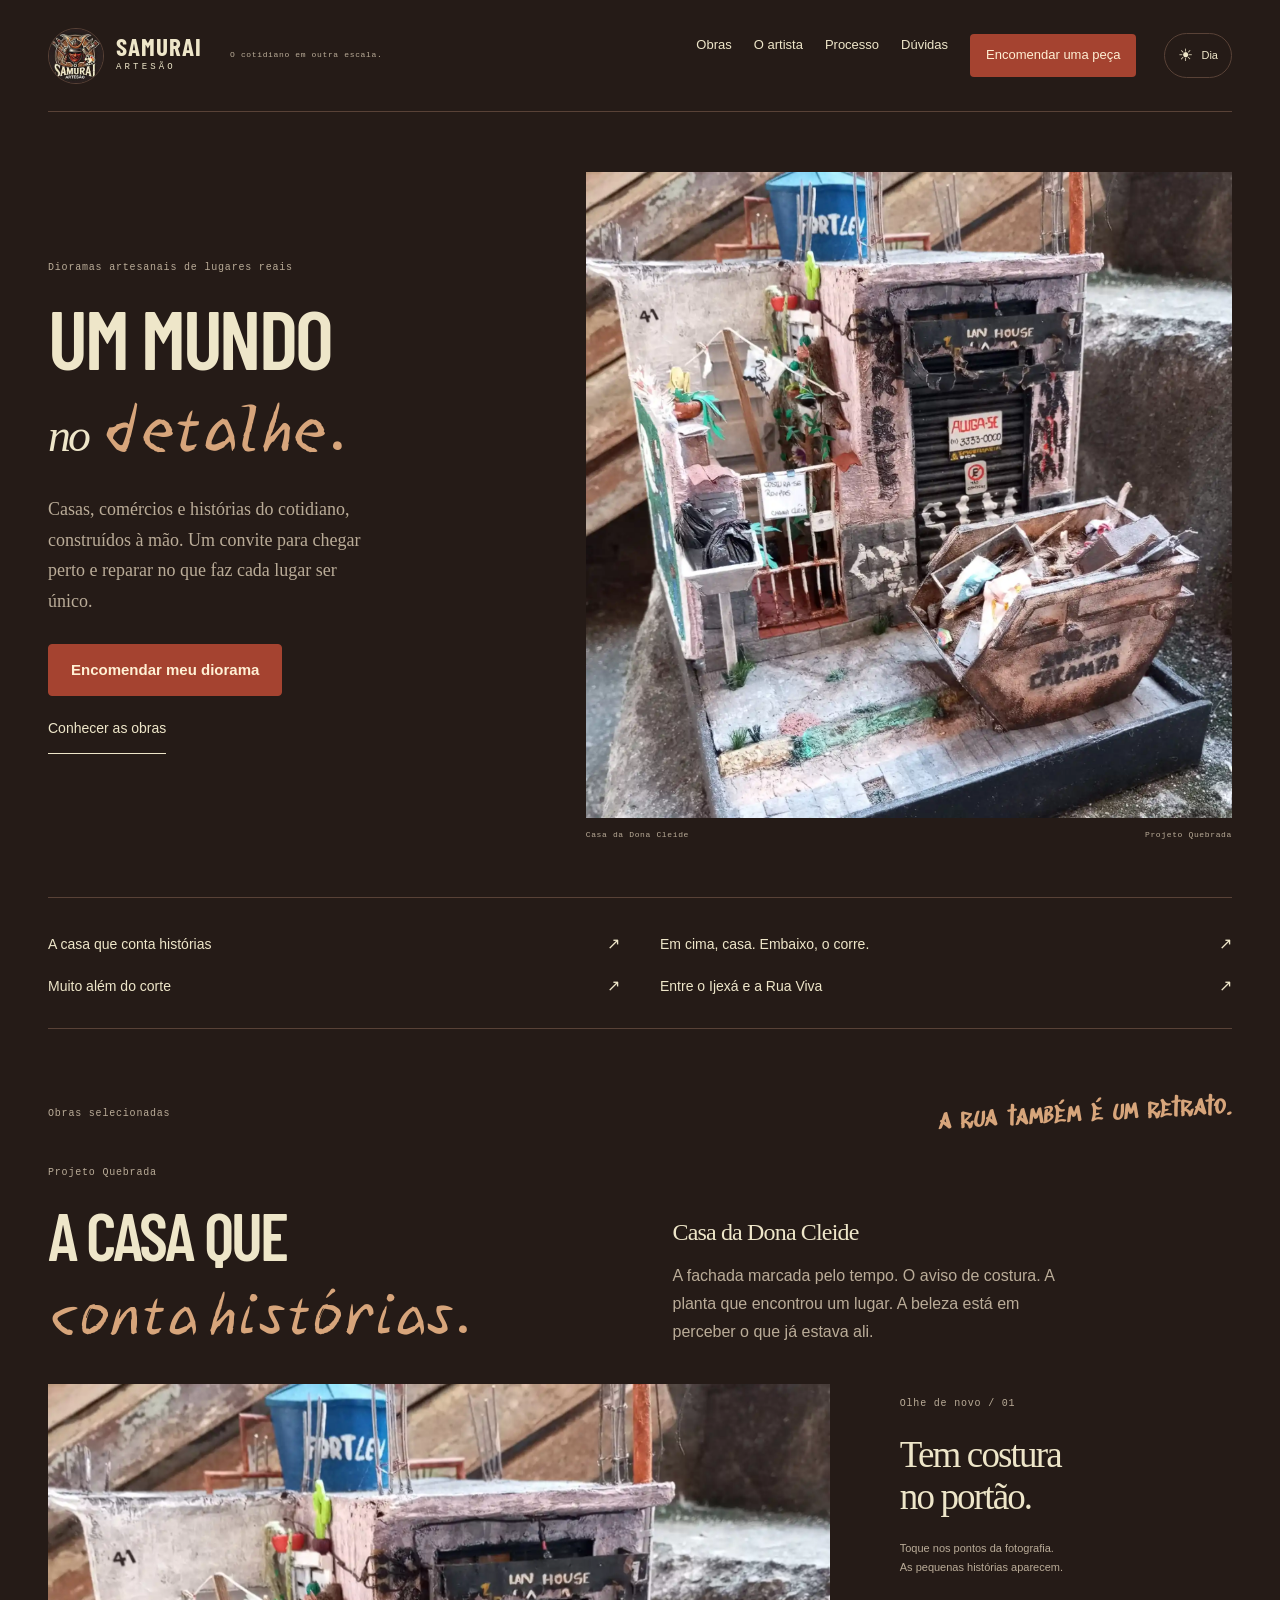
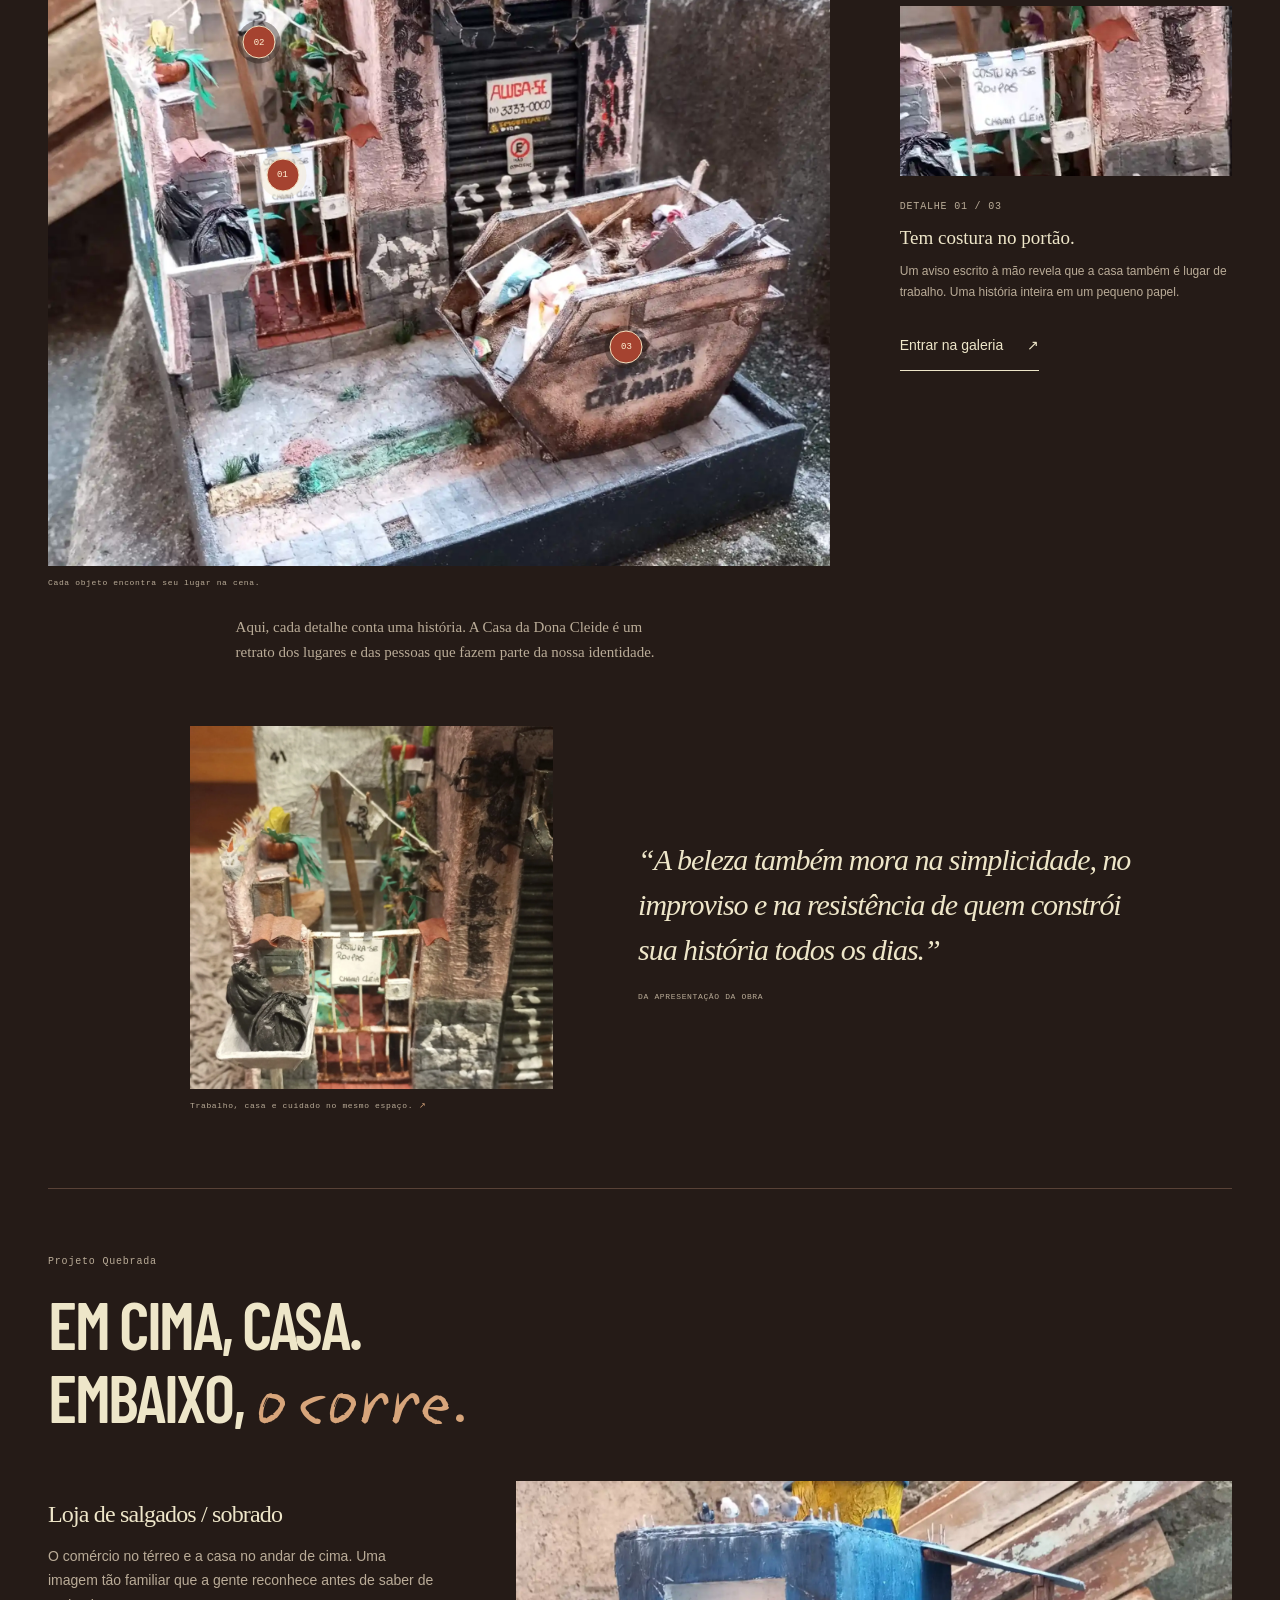
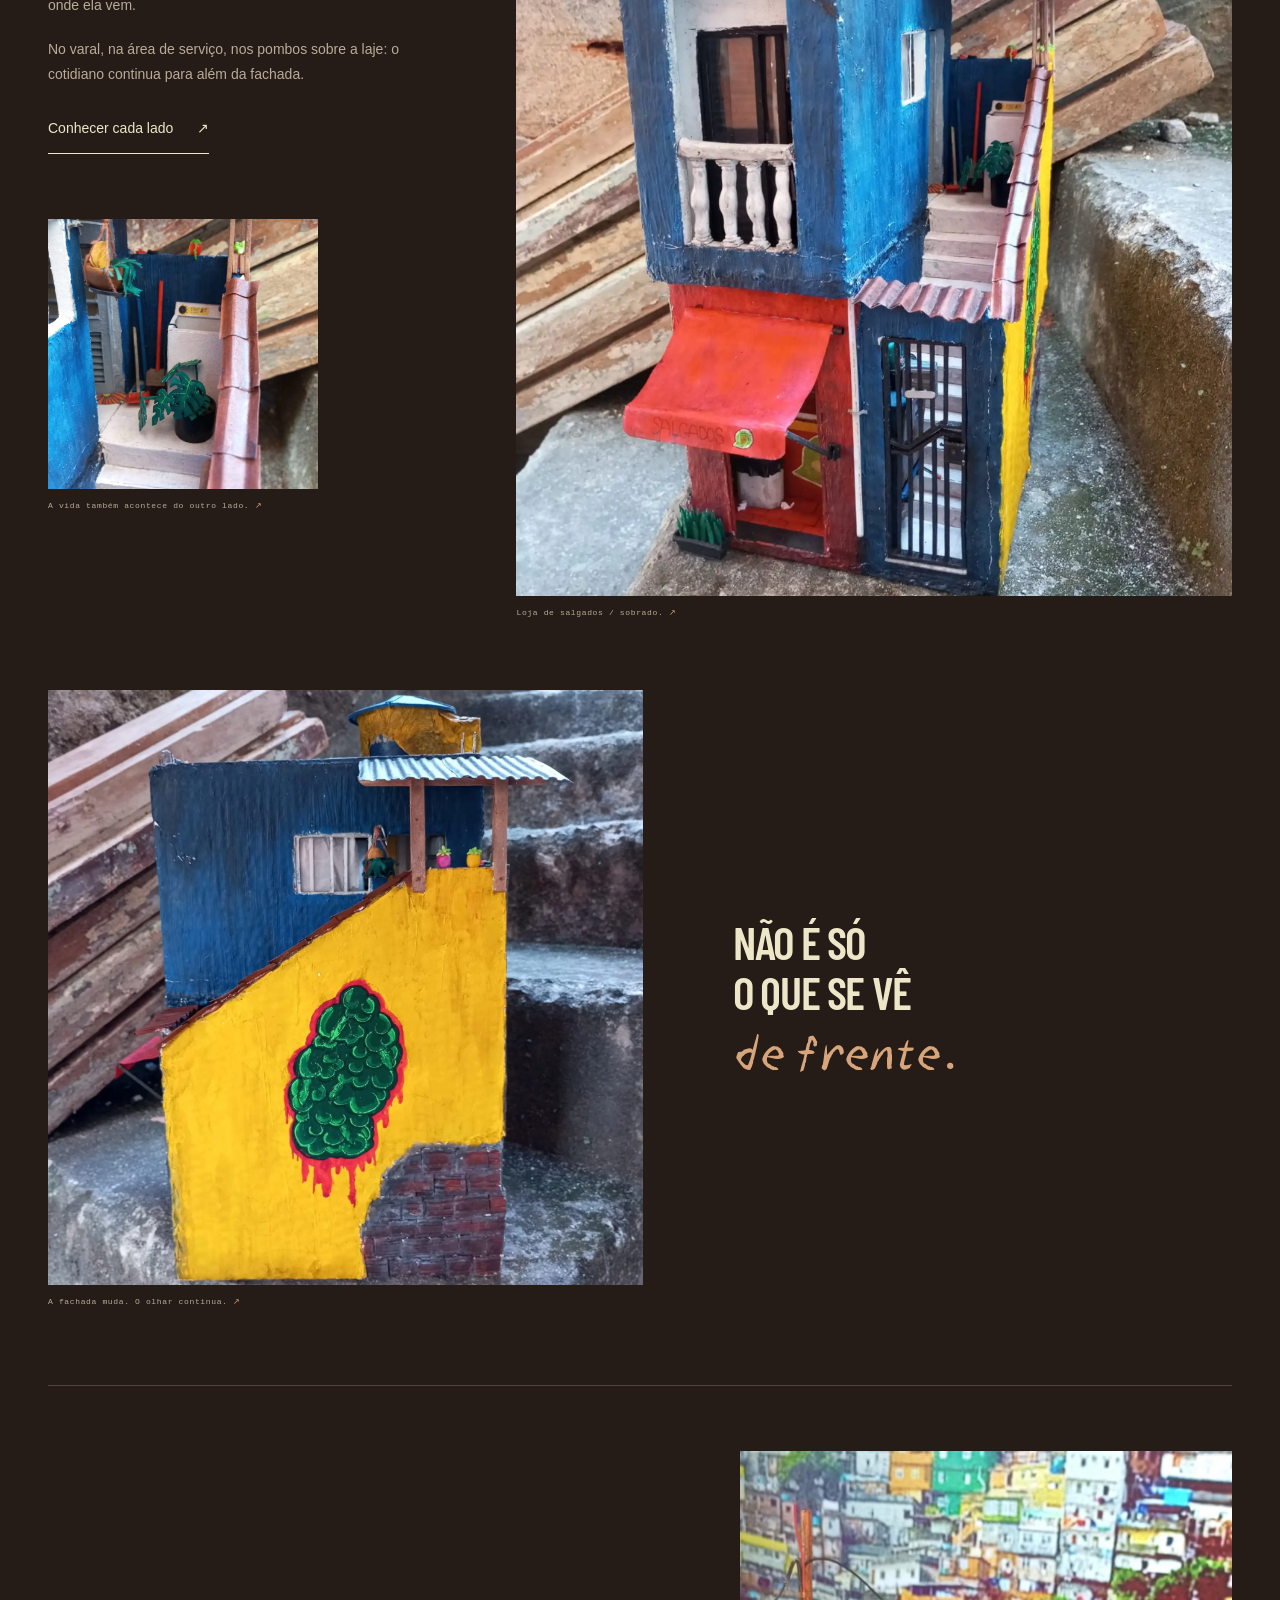
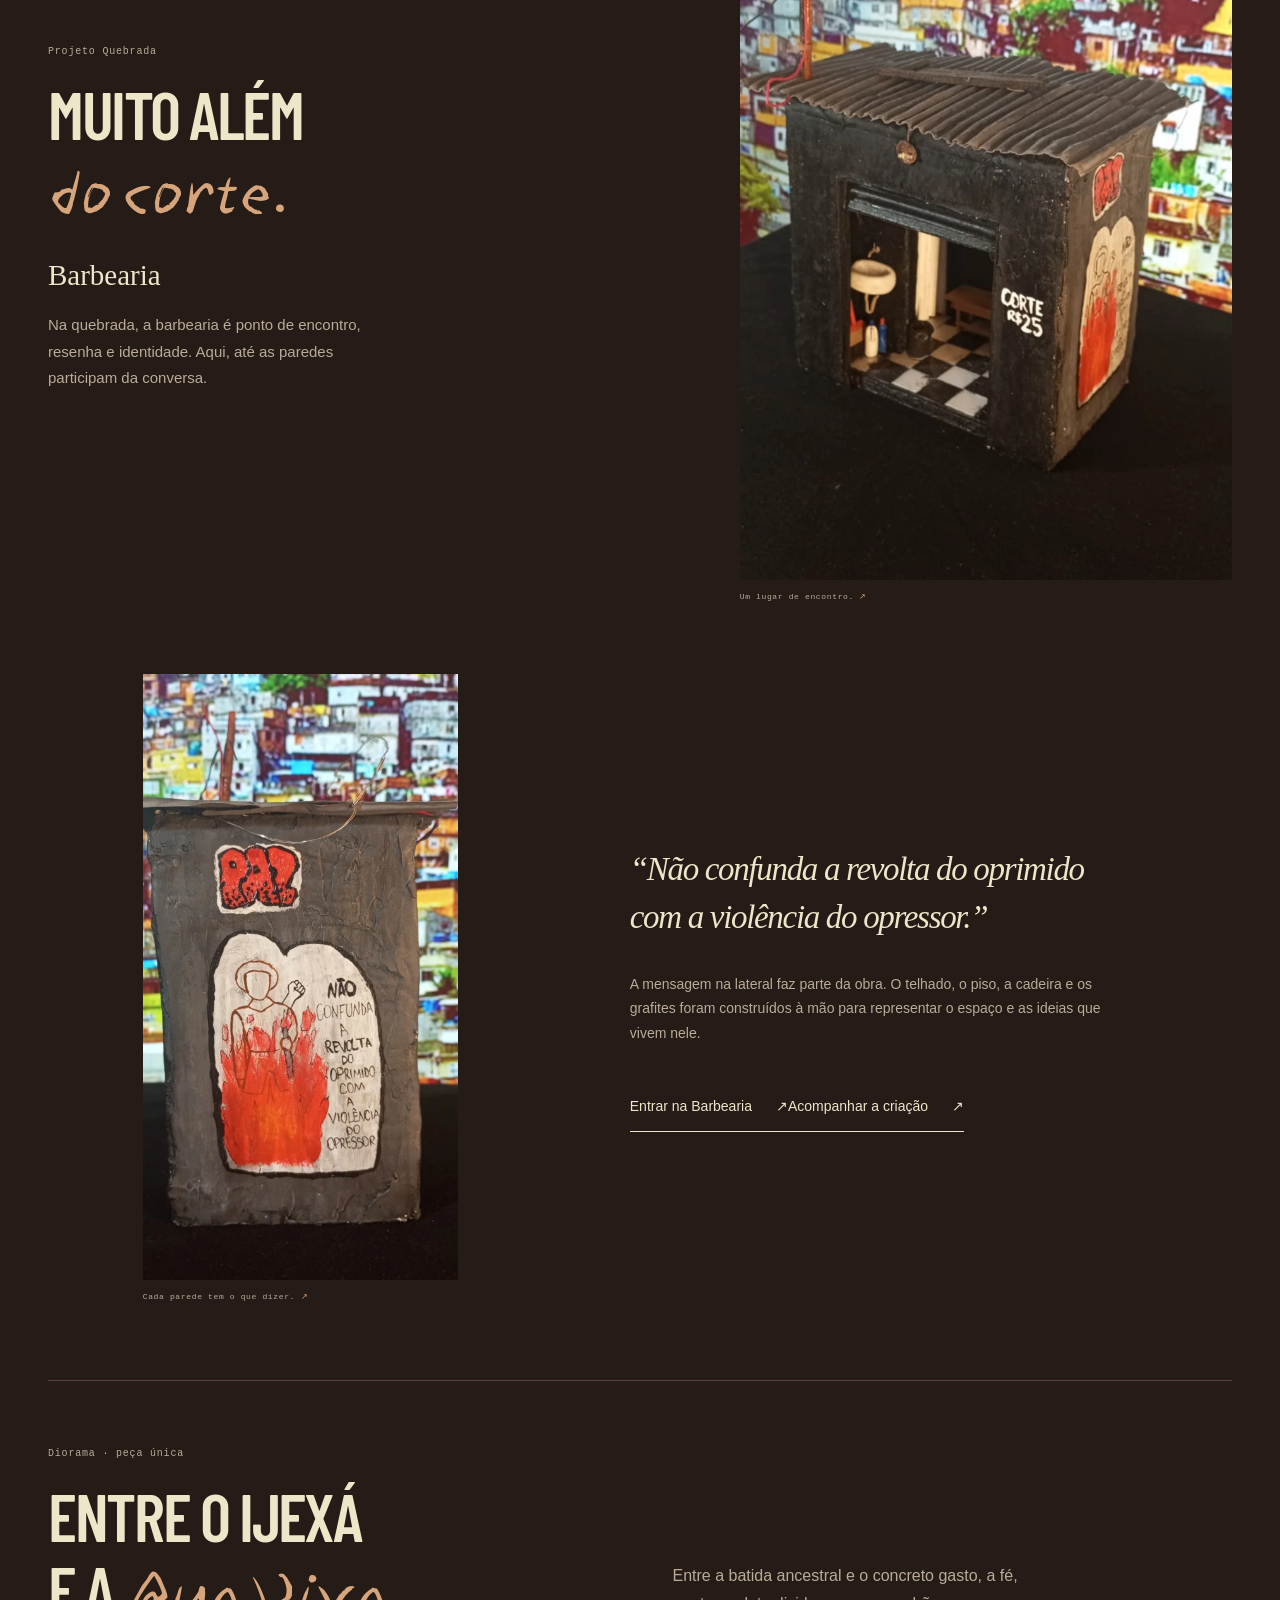
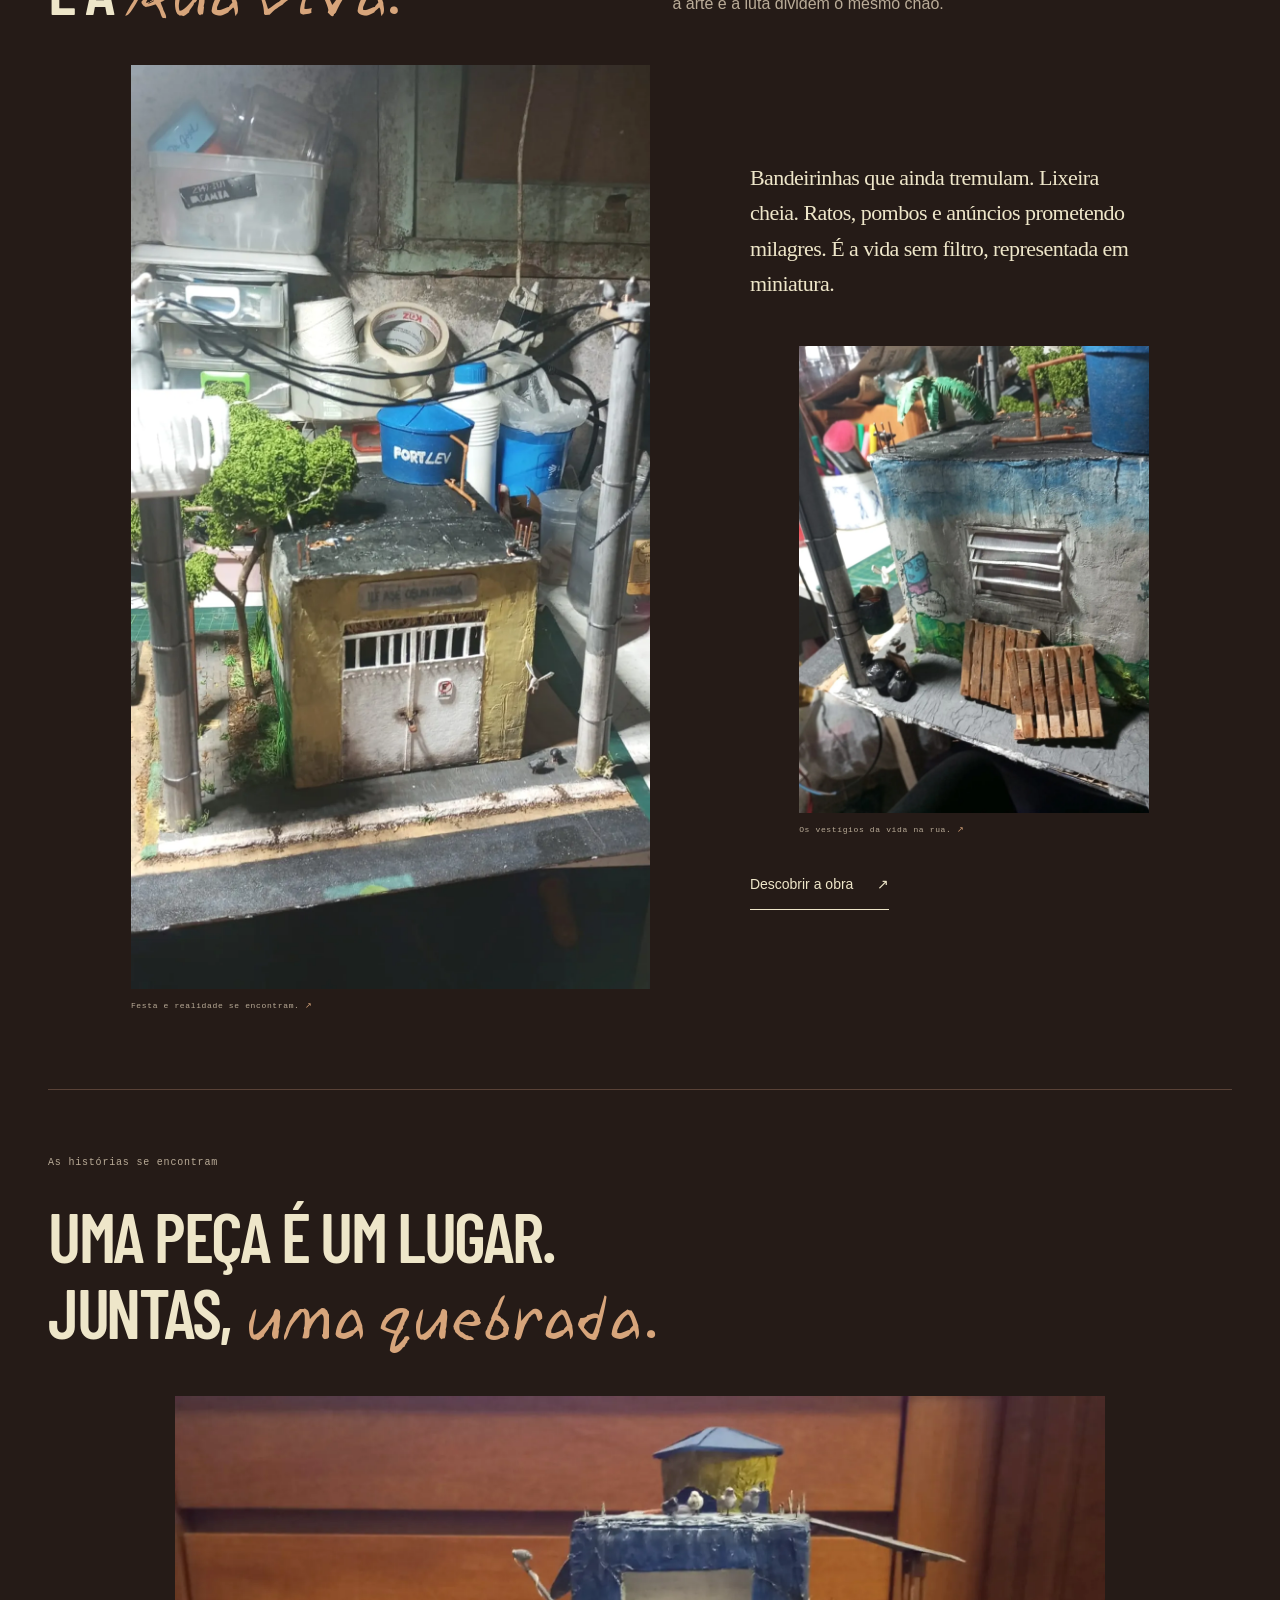
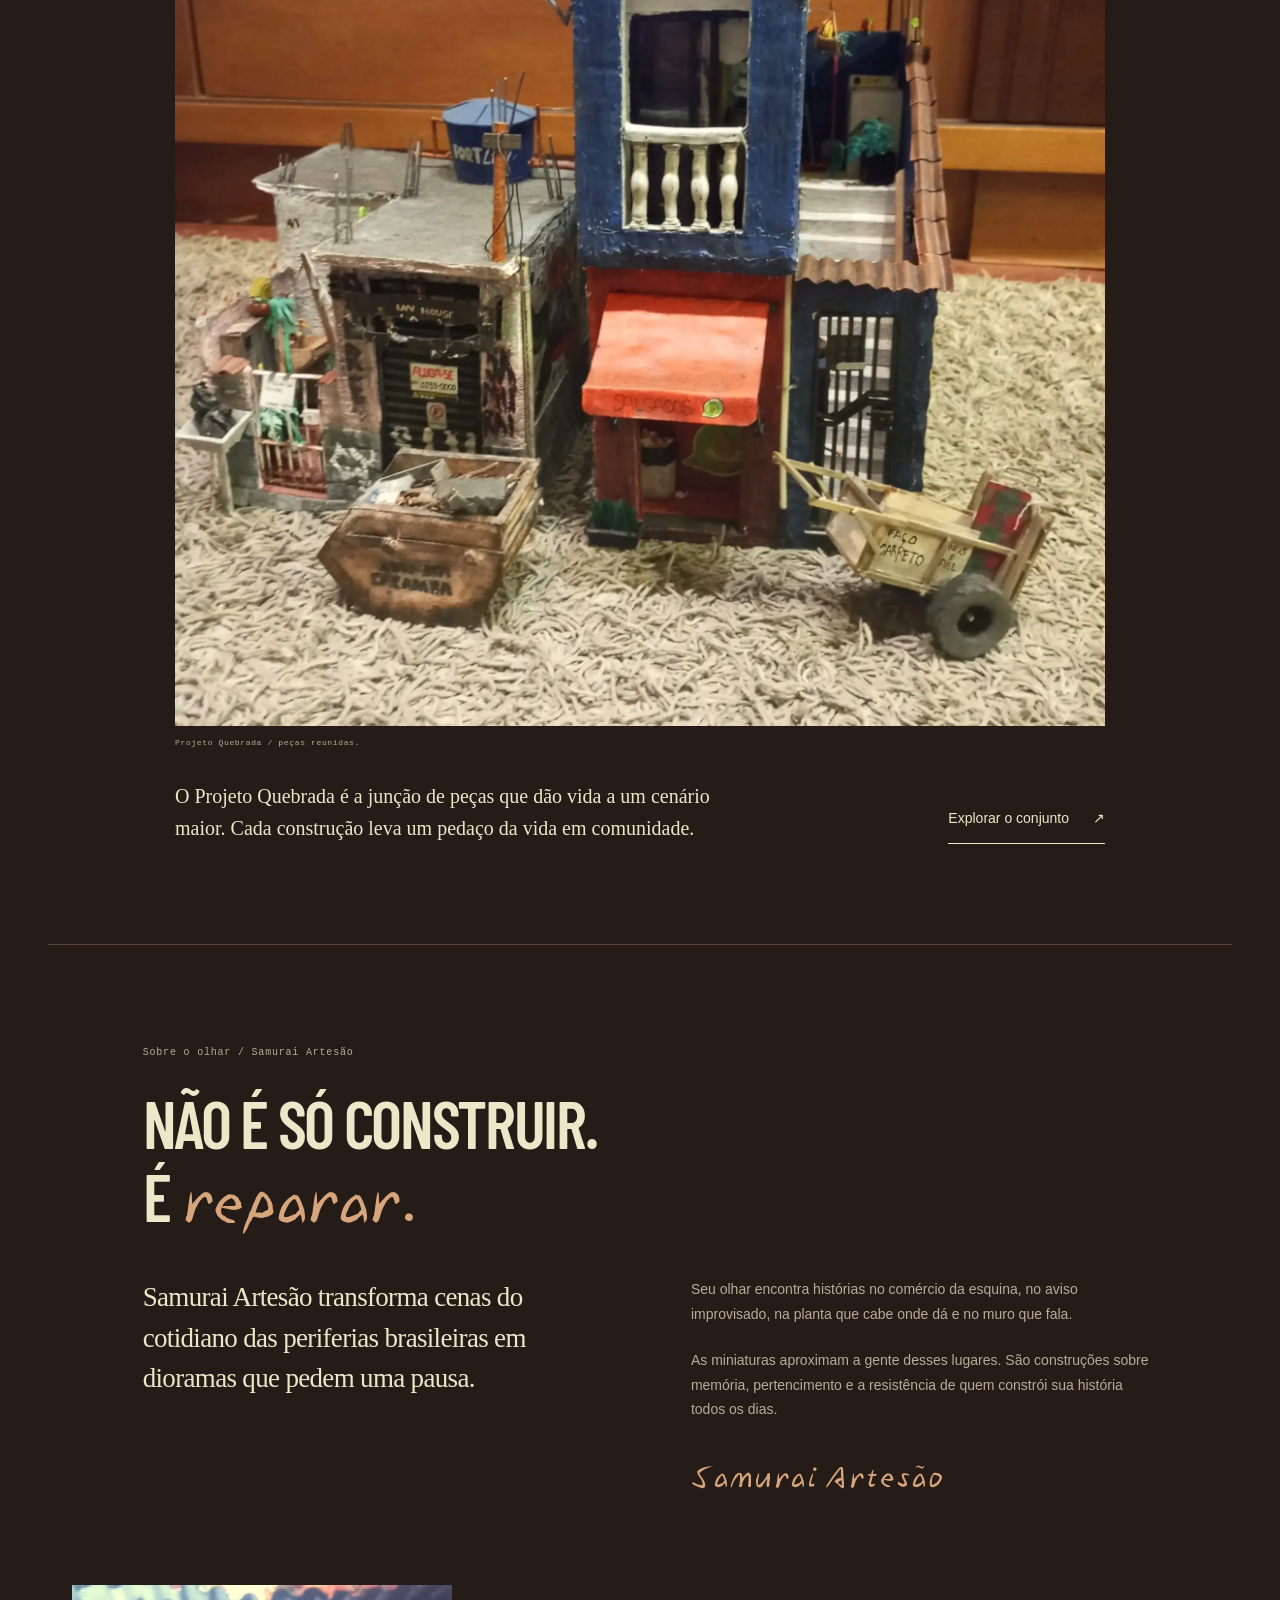
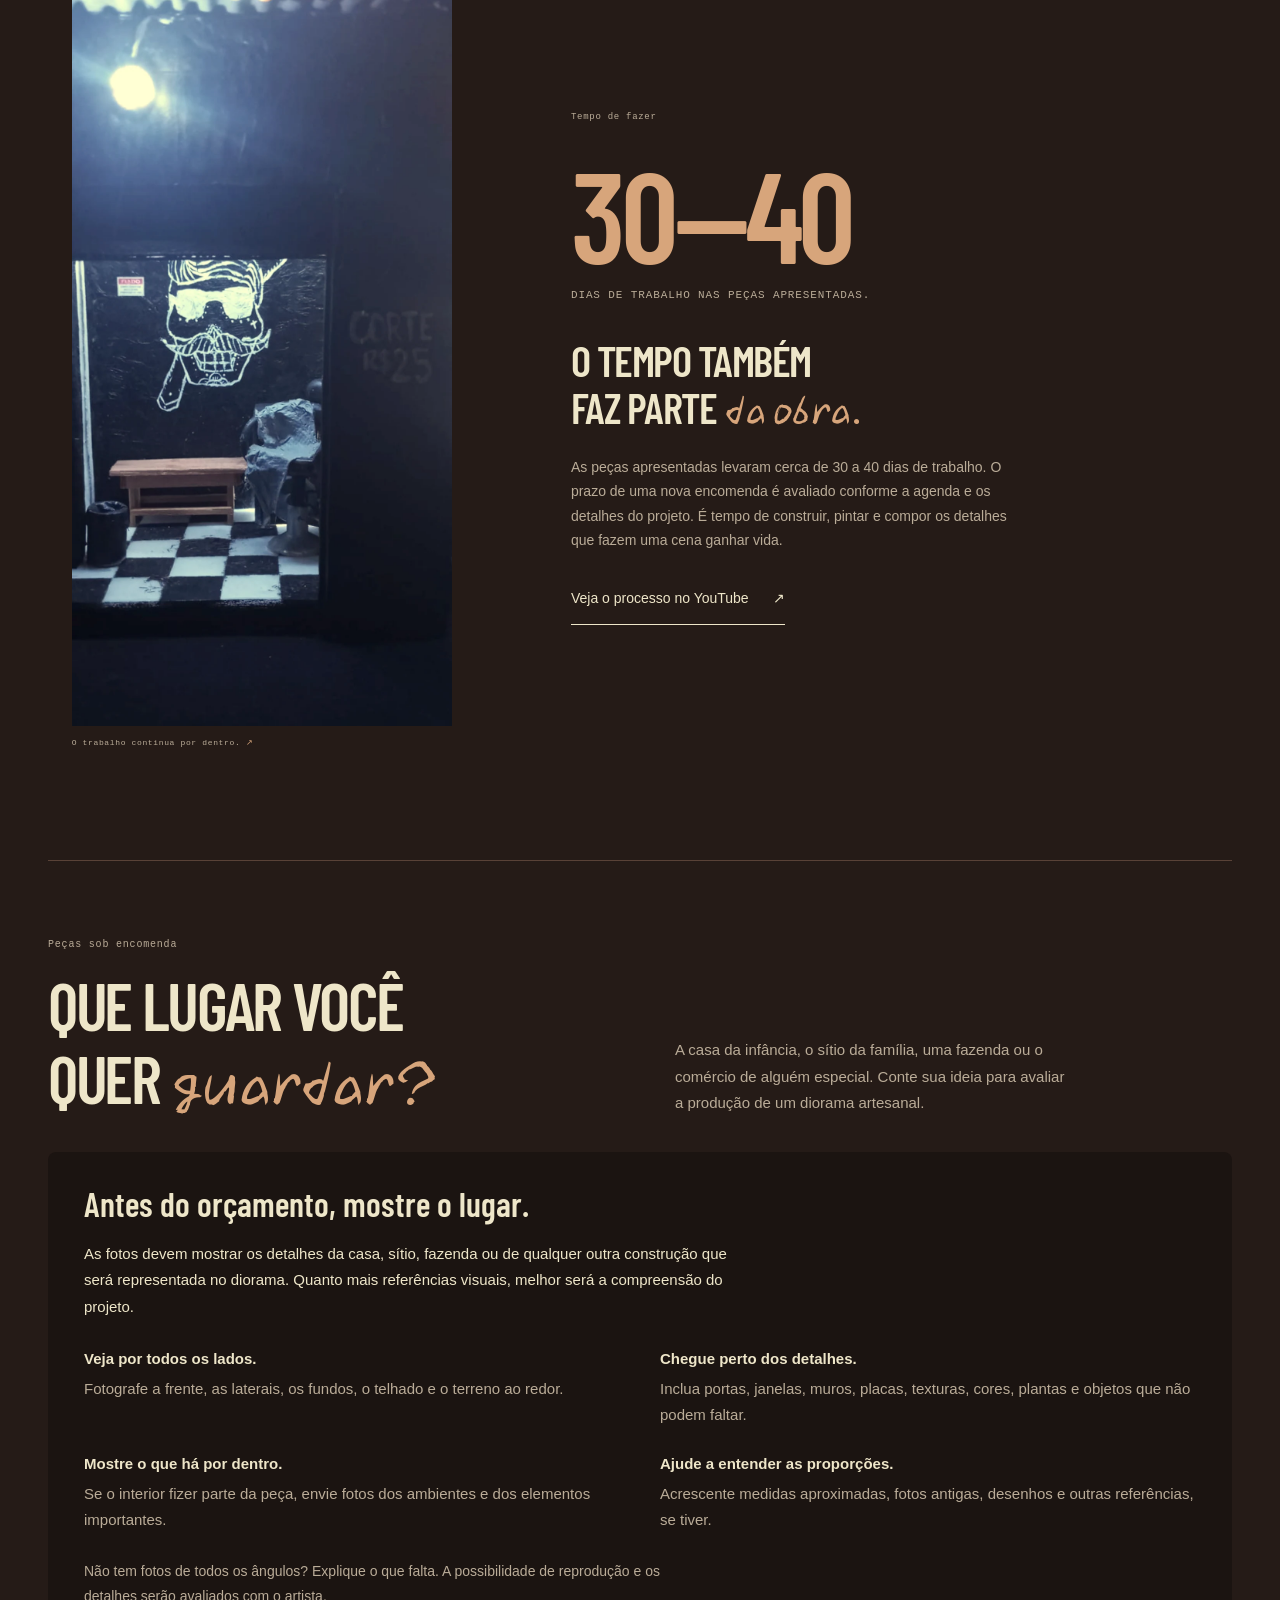
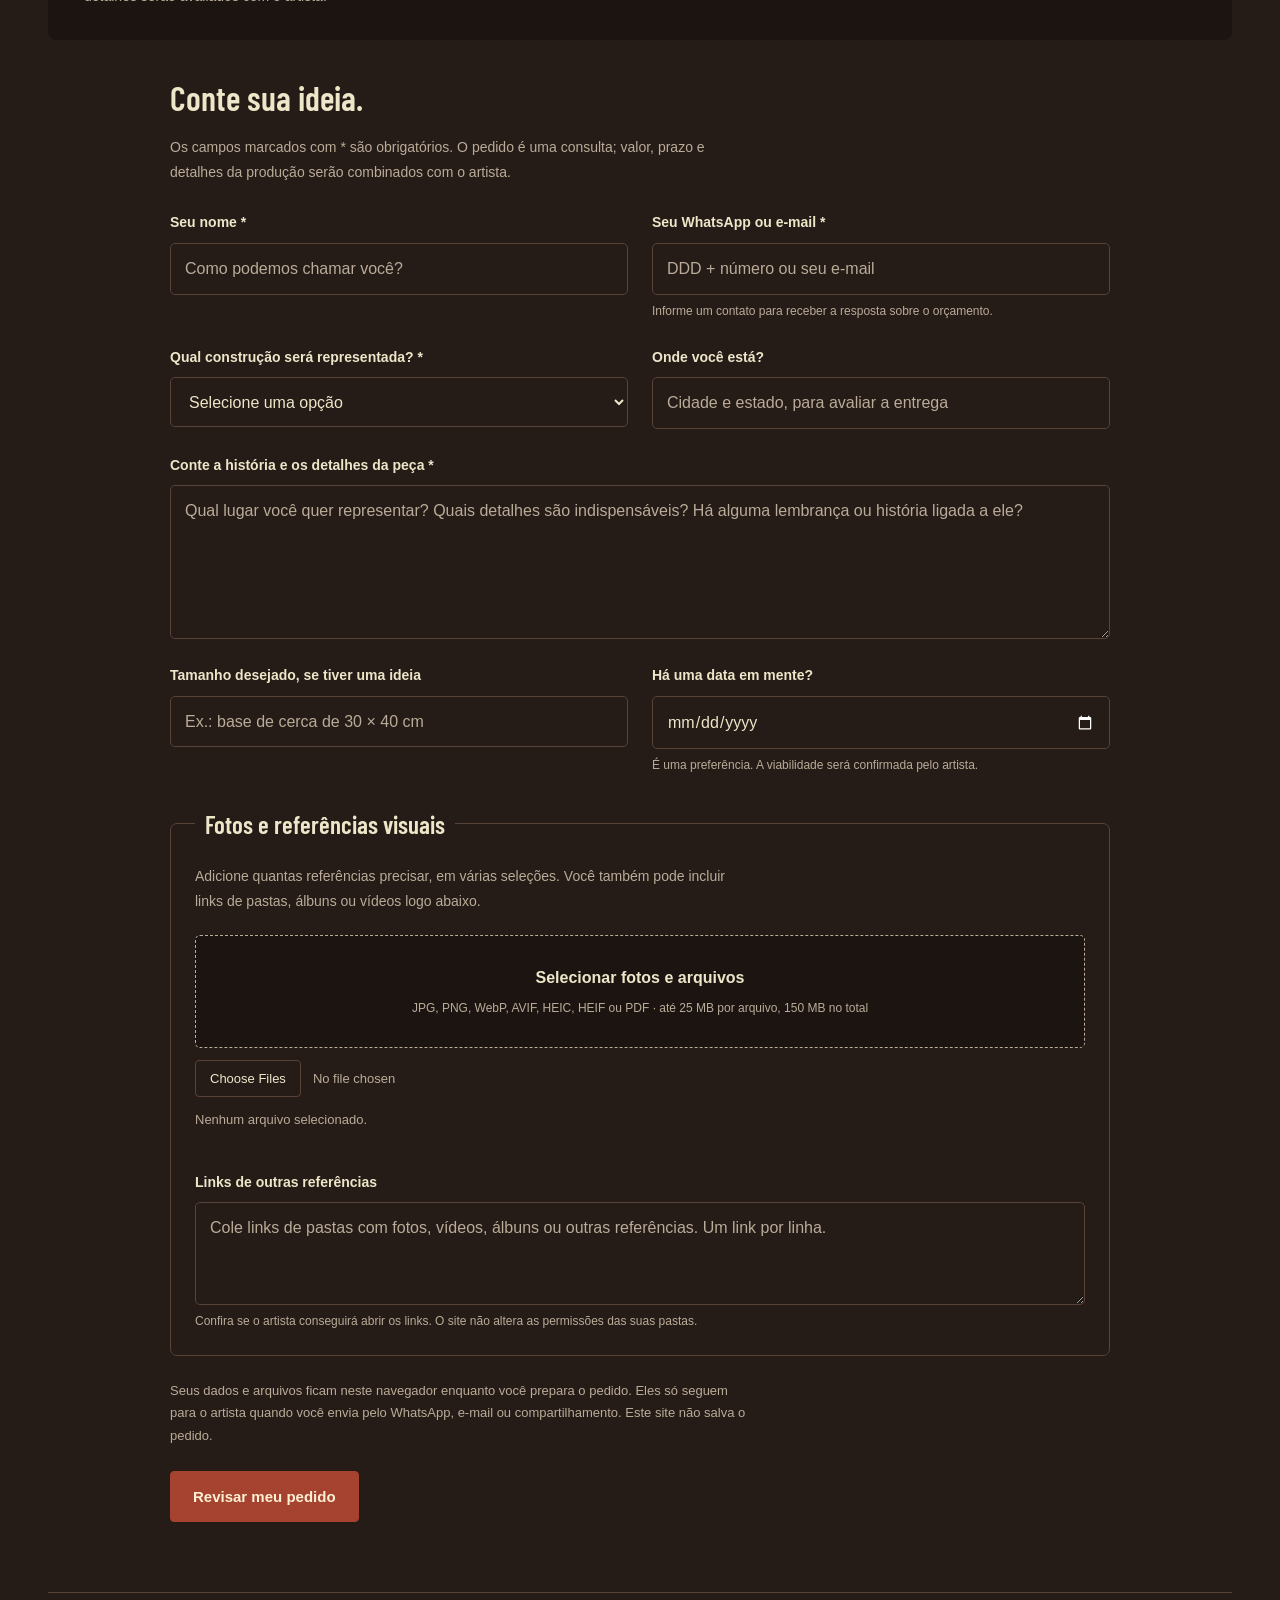
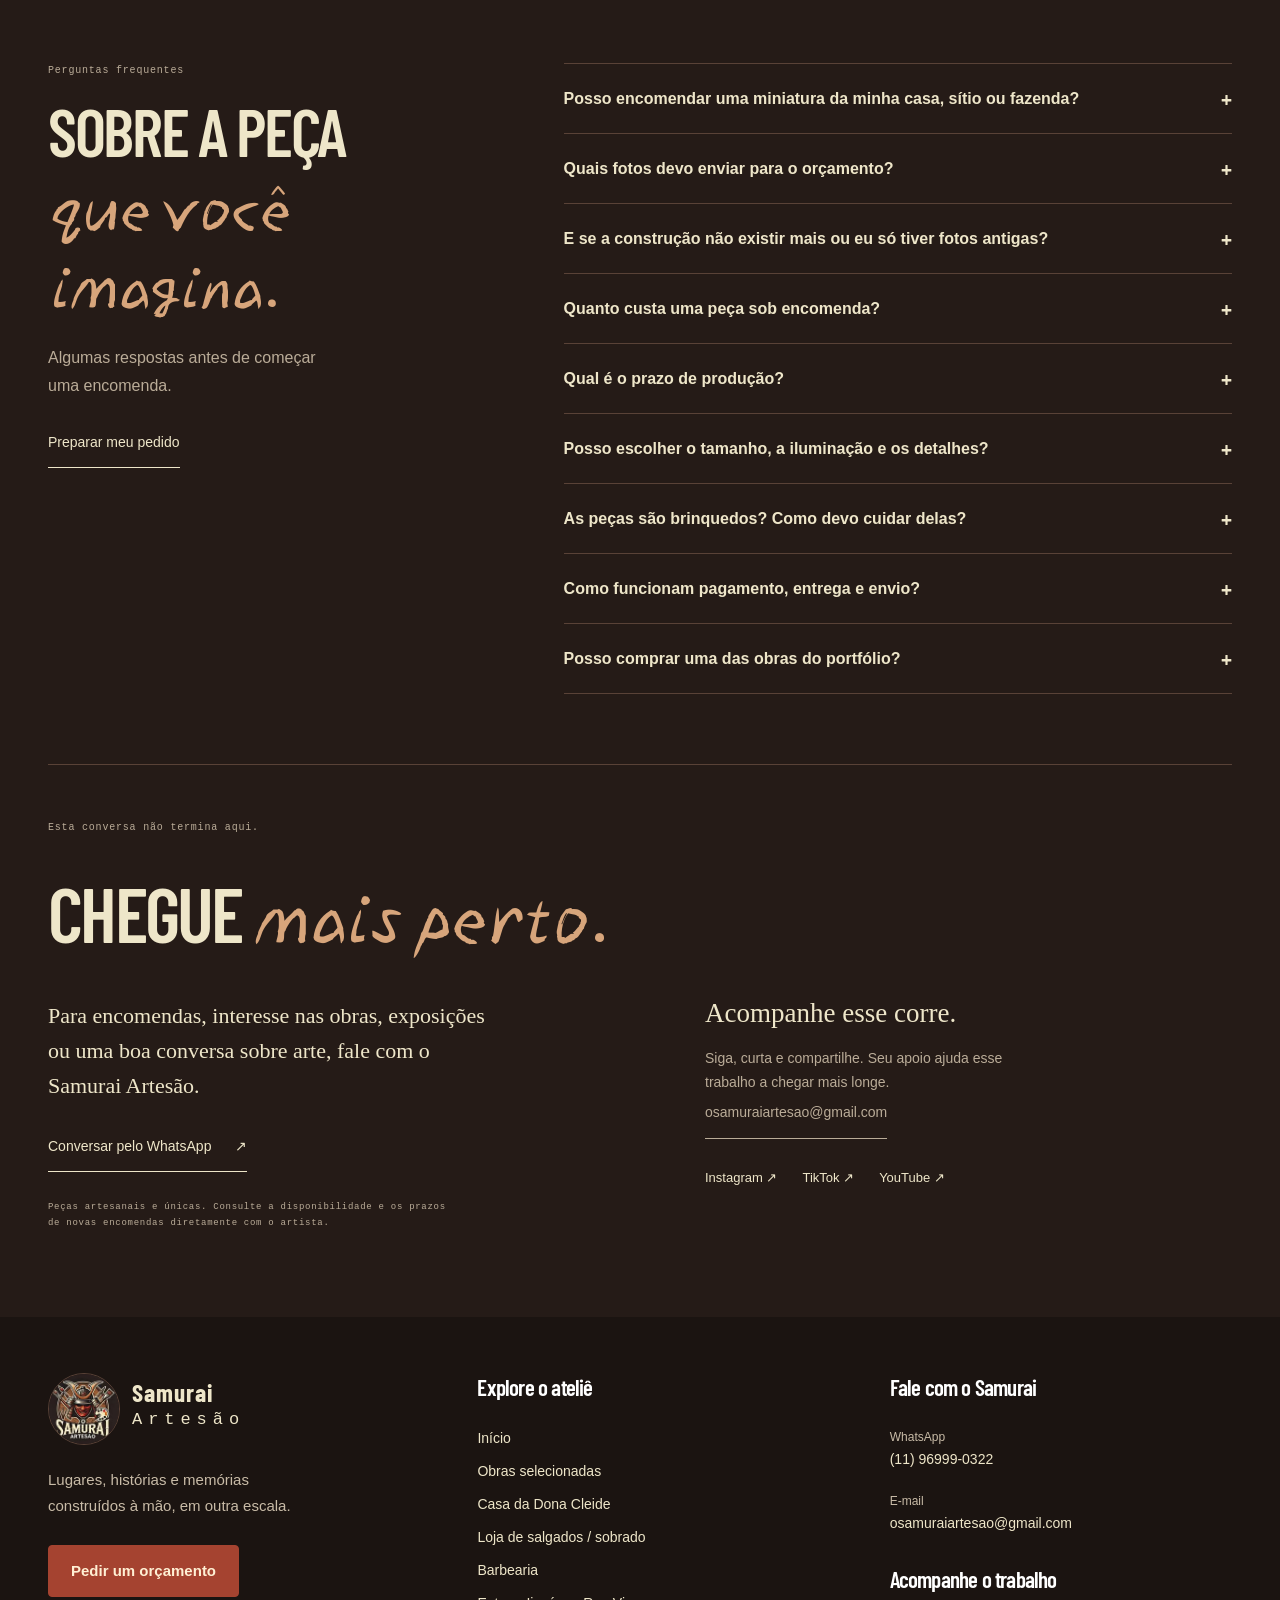
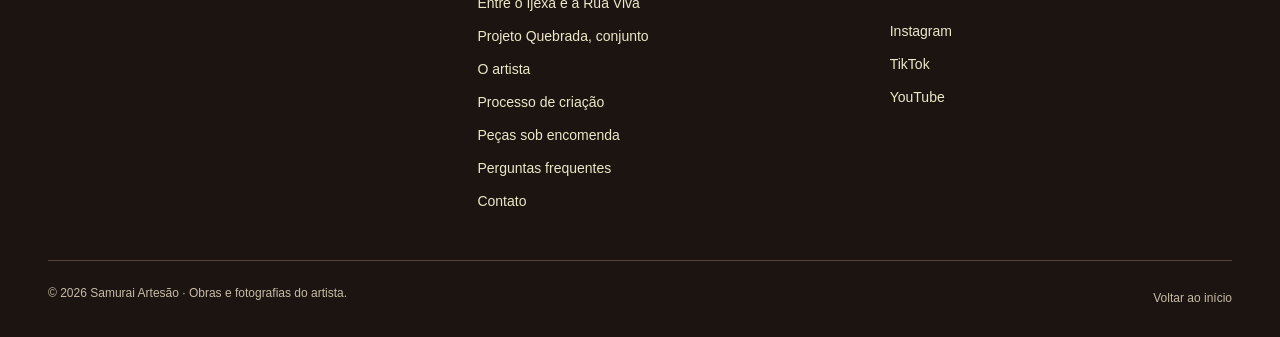
<file: index.html>
<!doctype html>
<html lang="pt-BR" data-theme="night"><head><meta charset="utf-8"><meta name="viewport" content="width=device-width,initial-scale=1"><meta name="theme-color" content="#251b17"><script>try{document.documentElement.dataset.theme=localStorage.getItem("samurai-theme")==="day"?"day":"night"}catch(e){document.documentElement.dataset.theme="night"}</script><title>Samurai Artesão — O cotidiano em outra escala</title><meta name="description" content="Dioramas artesanais que revelam a vida, a memória e a cultura das periferias brasileiras. Conheça as obras e o processo do Samurai Artesão."><meta property="og:type" content="website"><meta property="og:locale" content="pt_BR"><meta property="og:site_name" content="Samurai Artesão"><meta property="og:title" content="Vem ver a vida em outra escala."><meta property="og:description" content="Dioramas feitos à mão que transformam o cotidiano da quebrada em pequenos mundos. Conheça as obras do Samurai Artesão."><meta property="og:url" content="https://galpaodaevy.github.io/samurai-artesao/"><meta property="og:image" content="https://galpaodaevy.github.io/samurai-artesao/assets/compartilhar-samurai.jpg"><meta property="og:image:secure_url" content="https://galpaodaevy.github.io/samurai-artesao/assets/compartilhar-samurai.jpg"><meta property="og:image:type" content="image/jpeg"><meta property="og:image:width" content="1200"><meta property="og:image:height" content="630"><meta property="og:image:alt" content="Logo Samurai Artesão e Casa da Dona Cleide em miniatura, com o convite Chegue mais perto."><meta name="twitter:card" content="summary_large_image"><meta name="twitter:title" content="Vem ver a vida em outra escala."><meta name="twitter:description" content="Um mundo inteiro cabe nos detalhes. Conheça os dioramas do Samurai Artesão."><meta name="twitter:image" content="https://galpaodaevy.github.io/samurai-artesao/assets/compartilhar-samurai.jpg"><meta name="twitter:image:alt" content="Logo Samurai Artesão e a obra Casa da Dona Cleide"><link rel="canonical" href="https://galpaodaevy.github.io/samurai-artesao/"><link rel="icon" href="assets/favicon-32.png" type="image/png"><link rel="apple-touch-icon" href="assets/apple-touch-icon.png"><link rel="stylesheet" href="assets/fonts/fonts.css"><link rel="stylesheet" href="styles.css?v=20261019-mobile"><link rel="stylesheet" href="atelie.css?v=20261023"><script src="app.js?v=20261023" defer></script><script src="encomendas.js?v=20261023" defer></script></head><body>
<a class="skip-link" href="#conteudo">Pular para o conteúdo</a>
<header class="masthead"><a class="brand" href="#inicio" aria-label="Samurai Artesão — início"><img src="assets/logo-instagram.jpg" width="56" height="56" alt="Logo original Samurai Artesão"><span>SAMURAI<small>ARTESÃO</small></span></a><p class="masthead-note">O cotidiano em outra escala.</p><button class="menu-toggle" type="button" aria-expanded="false" aria-controls="mobile-menu"><span aria-hidden="true">☰</span> Índice</button><nav class="desktop-nav" aria-label="Navegação principal"><a href="#obras">Obras</a><a href="#olhar">O artista</a><a href="#processo">Processo</a><a href="#duvidas">Dúvidas</a><a class="nav-order" href="#encomendas">Encomendar uma peça</a></nav><button class="theme-toggle" type="button" aria-label="Ativar modo dia" aria-pressed="false"><span class="theme-icon" aria-hidden="true">☀</span><span class="theme-label">Dia</span></button><nav id="mobile-menu" class="mobile-menu" aria-label="Índice para celular" hidden><a href="#inicio">Capa <span>↑</span></a><a href="#dona-cleide">01 · Casa da Dona Cleide <span>↗</span></a><a href="#sobrado">02 · Loja de salgados / sobrado <span>↗</span></a><a href="#barbearia">03 · Barbearia <span>↗</span></a><a href="#ijexa">04 · Entre o Ijexá e a Rua Viva <span>↗</span></a><a href="#olhar">O artista <span>↗</span></a><a href="#processo">O processo <span>↗</span></a><a href="#encomendas">Pedir orçamento <span>↗</span></a><a href="#duvidas">Perguntas frequentes <span>↗</span></a><a href="#contato">Contato e redes <span>↗</span></a></nav></header>
<main id="conteudo" class="publication">
<section class="atelier-cover" id="inicio"><div class="hero-copy"><p class="folio">Dioramas artesanais de lugares reais</p><h1>Um mundo<br><span>no</span> <em>detalhe.</em></h1><p>Casas, comércios e histórias do cotidiano, construídos à mão. Um convite para chegar perto e reparar no que faz cada lugar ser único.</p><div class="hero-actions"><a class="action-button" href="#encomendas">Encomendar meu diorama</a><a class="text-link" href="#obras">Conhecer as obras</a></div></div><figure class="photo"><img src="assets/casa-da-dona-cleide-003.webp" width="1920" height="1920" alt="Casa da Dona Cleide: portas, plantas, placas e marcas da fachada reproduzidas em miniatura" fetchpriority="high" decoding="async"><figcaption><span>Casa da Dona Cleide</span><span>Projeto Quebrada</span></figcaption></figure></section>
<nav class="contents" aria-label="Índice do portfólio"><span class="folio">Nesta edição</span><a href="#dona-cleide"><span>01</span> A casa que conta histórias <b>↗</b></a><a href="#sobrado"><span>02</span> Em cima, casa. Embaixo, o corre. <b>↗</b></a><a href="#barbearia"><span>03</span> Muito além do corte <b>↗</b></a><a href="#ijexa"><span>04</span> Entre o Ijexá e a Rua Viva <b>↗</b></a></nav>
<div id="obras" class="chapter-start"><span class="folio">Obras selecionadas</span><p class="hand-note">a rua também é um retrato.</p></div>
<article class="story story-cleide" id="dona-cleide"><header class="story-heading"><p class="folio">Projeto Quebrada</p><h2>A casa que<br><em>conta histórias.</em></h2><div class="story-deck"><h3>Casa da Dona Cleide</h3><p>A fachada marcada pelo tempo. O aviso de costura. A planta que encontrou um lugar. A beleza está em perceber o que já estava ali.</p></div></header><div class="cleide-layout"><div class="cleide-photograph"><figure class="photo"><div class="look-photo"><img src="assets/casa-da-dona-cleide-003.webp" width="1920" height="1920" alt="Casa da Dona Cleide com três pontos para explorar detalhes reais da obra" loading="lazy" decoding="async"><button class="hotspot" style="--x:30%;--y:50%" data-detail="0" aria-label="Explorar o aviso de costura" aria-pressed="true">01</button><button class="hotspot" style="--x:27%;--y:33%" data-detail="1" aria-label="Explorar as plantas improvisadas" aria-pressed="false">02</button><button class="hotspot" style="--x:74%;--y:72%" data-detail="2" aria-label="Explorar a caçamba de entulho" aria-pressed="false">03</button></div><figcaption>Cada objeto encontra seu lugar na cena.</figcaption></figure><p class="photo-footnote">Aqui, cada detalhe conta uma história. A Casa da Dona Cleide é um retrato dos lugares e das pessoas que fazem parte da nossa identidade.</p></div><div class="detail-aside"><span class="folio">Olhe de novo / 01</span><h3>Tem costura<br>no portão.</h3><p class="detail-intro">Toque nos pontos da fotografia.<br>As pequenas histórias aparecem.</p><div class="detail-zoom" id="detail-zoom" role="img" aria-label="Ampliação do aviso de costura no portão"></div><div aria-live="polite" aria-atomic="true"><p id="detail-number" class="folio">DETALHE 01 / 03</p><h4 id="detail-title">Tem costura no portão.</h4><p id="detail-text">Um aviso escrito à mão revela que a casa também é lugar de trabalho. Uma história inteira em um pequeno papel.</p></div><button class="text-link" data-work="dona-cleide">Entrar na galeria <span>↗</span></button></div></div><div class="cleide-coda"><figure class="photo detail-photo"><button class="photo-open" data-work="dona-cleide" aria-label="Explorar O portão, o aviso e as plantas da Casa da Dona Cleide"><img src="assets/casa-da-dona-cleide-028.webp" width="1920" height="1920" alt="O portão, o aviso e as plantas da Casa da Dona Cleide" loading="lazy" decoding="async"></button><figcaption>Trabalho, casa e cuidado no mesmo espaço.</figcaption></figure><blockquote>“A beleza também mora na simplicidade, no improviso e na resistência de quem constrói sua história todos os dias.”<cite>DA APRESENTAÇÃO DA OBRA</cite></blockquote></div></article>
<article class="story story-sobrado" id="sobrado"><header class="story-heading"><p class="folio">Projeto Quebrada</p><h2>Em cima, casa.<br>Embaixo, <em>o corre.</em></h2></header><div class="sobrado-layout"><div class="sobrado-text"><h3>Loja de salgados / sobrado</h3><p>O comércio no térreo e a casa no andar de cima. Uma imagem tão familiar que a gente reconhece antes de saber de onde ela vem.</p><p>No varal, na área de serviço, nos pombos sobre a laje: o cotidiano continua para além da fachada.</p><button class="text-link" data-work="sobrado">Conhecer cada lado <span>↗</span></button><figure class="photo small-inset"><button class="photo-open" data-work="sobrado" aria-label="Explorar Tanque, varal e plantas na área de serviço do sobrado"><img src="assets/sobrado-com-salgados-021.webp" width="1920" height="1920" alt="Tanque, varal e plantas na área de serviço do sobrado" loading="lazy" decoding="async"></button><figcaption>A vida também acontece do outro lado.</figcaption></figure></div><figure class="photo sobrado-main"><button class="photo-open" data-work="sobrado" aria-label="Explorar Sobrado azul com loja de salgados e toldo vermelho"><img src="assets/sobrado-com-salgados-004.webp" width="1920" height="1920" alt="Sobrado azul com loja de salgados e toldo vermelho" loading="lazy" decoding="async"></button><figcaption>Loja de salgados / sobrado.</figcaption></figure></div><div class="sobrado-bottom"><figure class="photo "><button class="photo-open" data-work="sobrado" aria-label="Explorar A parede amarela e o grafite na lateral do sobrado"><img src="assets/sobrado-com-salgados-014.webp" width="1920" height="1920" alt="A parede amarela e o grafite na lateral do sobrado" loading="lazy" decoding="async"></button><figcaption>A fachada muda. O olhar continua.</figcaption></figure><p class="side-note">Não é só<br>o que se vê<br><em>de frente.</em></p></div></article>
<article class="story story-barbearia" id="barbearia"><div class="barber-opening"><header class="story-heading"><p class="folio">Projeto Quebrada</p><h2>Muito além<br><em>do corte.</em></h2><h3>Barbearia</h3><p>Na quebrada, a barbearia é ponto de encontro, resenha e identidade. Aqui, até as paredes participam da conversa.</p></header><figure class="photo barber-main"><button class="photo-open" data-work="barbearia" aria-label="Explorar A Barbearia artesanal com telhado de fibrocimento e piso xadrez"><img src="assets/barbearia-034.webp" width="1296" height="1920" alt="A Barbearia artesanal com telhado de fibrocimento e piso xadrez" loading="lazy" decoding="async"></button><figcaption>Um lugar de encontro.</figcaption></figure></div><div class="barber-second"><figure class="photo mural-photo"><button class="photo-open" data-work="barbearia" aria-label="Explorar Mural com mensagem de resistência na lateral da Barbearia"><img src="assets/barbearia-036.webp" width="998" height="1920" alt="Mural com mensagem de resistência na lateral da Barbearia" loading="lazy" decoding="async"></button><figcaption>Cada parede tem o que dizer.</figcaption></figure><div class="barber-essay"><blockquote>“Não confunda a revolta do oprimido com a violência do opressor.”</blockquote><p>A mensagem na lateral faz parte da obra. O telhado, o piso, a cadeira e os grafites foram construídos à mão para representar o espaço e as ideias que vivem nele.</p><button class="text-link" data-work="barbearia">Entrar na Barbearia <span>↗</span></button><a class="text-link" href="https://www.youtube.com/watch?v=E7-hfAm5uGc" target="_blank" rel="noopener noreferrer">Acompanhar a criação <span>↗</span></a></div></div></article>
<article class="story story-ijexa" id="ijexa"><header class="story-heading"><p class="folio">Diorama · peça única</p><h2>Entre o Ijexá<br>e a <em>Rua Viva.</em></h2><div class="story-deck"><p>Entre a batida ancestral e o concreto gasto, a fé, a arte e a luta dividem o mesmo chão.</p></div></header><div class="ijexa-layout"><figure class="photo ijexa-main"><button class="photo-open" data-work="ijexa" aria-label="Explorar Fachada amarela, portão, árvore, postes e fiação de Entre o Ijexá e a Rua Viva"><img src="assets/entre-o-ijexa-e-a-rua-viva-046.webp" width="1079" height="1920" alt="Fachada amarela, portão, árvore, postes e fiação de Entre o Ijexá e a Rua Viva" loading="lazy" decoding="async"></button><figcaption>Festa e realidade se encontram.</figcaption></figure><div class="ijexa-notes"><p>Bandeirinhas que ainda tremulam. Lixeira cheia. Ratos, pombos e anúncios prometendo milagres. É a vida sem filtro, representada em miniatura.</p><figure class="photo ijexa-detail"><button class="photo-open" data-work="ijexa" aria-label="Explorar Detalhes de pallets, lixeira e grafites no diorama"><img src="assets/entre-o-ijexa-e-a-rua-viva-048.webp" width="1440" height="1920" alt="Detalhes de pallets, lixeira e grafites no diorama" loading="lazy" decoding="async"></button><figcaption>Os vestígios da vida na rua.</figcaption></figure><button class="text-link" data-work="ijexa">Descobrir a obra <span>↗</span></button></div></div></article>
<article class="assembly" id="conjunto"><p class="folio">As histórias se encontram</p><h2>Uma peça é um lugar.<br>Juntas, <em>uma quebrada.</em></h2><figure class="photo assembly-photo"><img src="assets/projeto-quebrada-conjunto-030.webp" width="1920" height="1920" alt="Casa da Dona Cleide e sobrado reunidos no Projeto Quebrada" loading="lazy" decoding="async"><figcaption>Projeto Quebrada / peças reunidas.</figcaption></figure><div class="assembly-footer"><p>O Projeto Quebrada é a junção de peças que dão vida a um cenário maior. Cada construção leva um pedaço da vida em comunidade.</p><button class="text-link" data-collection>Explorar o conjunto <span>↗</span></button></div></article>
<section class="artist-essay" id="olhar"><p class="folio">Sobre o olhar / Samurai Artesão</p><h2>Não é só construir.<br>É <em>reparar.</em></h2><div class="essay-columns"><p class="lead">Samurai Artesão transforma cenas do cotidiano das periferias brasileiras em dioramas que pedem uma pausa.</p><div><p>Seu olhar encontra histórias no comércio da esquina, no aviso improvisado, na planta que cabe onde dá e no muro que fala.</p><p>As miniaturas aproximam a gente desses lugares. São construções sobre memória, pertencimento e a resistência de quem constrói sua história todos os dias.</p><span class="signature">Samurai Artesão</span></div></div></section>
<section class="making" id="processo"><figure class="photo making-photo"><button class="photo-open" data-work="barbearia" aria-label="Explorar Interior iluminado da Barbearia em miniatura"><img src="assets/barbearia-038.webp" width="984" height="1920" alt="Interior iluminado da Barbearia em miniatura" loading="lazy" decoding="async"></button><figcaption>O trabalho continua por dentro.</figcaption></figure><div class="making-copy"><p class="folio">Tempo de fazer</p><div class="days">30—40</div><p class="days-caption">DIAS DE TRABALHO NAS PEÇAS APRESENTADAS.</p><h2>O tempo também<br>faz parte <em>da obra.</em></h2><p>As peças apresentadas levaram cerca de 30 a 40 dias de trabalho. O prazo de uma nova encomenda é avaliado conforme a agenda e os detalhes do projeto. É tempo de construir, pintar e compor os detalhes que fazem uma cena ganhar vida.</p><a class="text-link" href="https://www.youtube.com/@Osamuraiartesao" target="_blank" rel="noopener noreferrer">Veja o processo no YouTube <span>↗</span></a></div></section>
<section class="commission-section" id="encomendas" aria-labelledby="commission-title">
  <div class="section-intro"><div><p class="folio">Peças sob encomenda</p><h2 id="commission-title">Que lugar você<br>quer <em>guardar?</em></h2></div><p>A casa da infância, o sítio da família, uma fazenda ou o comércio de alguém especial. Conte sua ideia para avaliar a produção de um diorama artesanal.</p></div>
  <div class="reference-guide"><h3>Antes do orçamento, mostre o lugar.</h3><p>As fotos devem mostrar os detalhes da casa, sítio, fazenda ou de qualquer outra construção que será representada no diorama. Quanto mais referências visuais, melhor será a compreensão do projeto.</p><ul><li><strong>Veja por todos os lados.</strong> Fotografe a frente, as laterais, os fundos, o telhado e o terreno ao redor.</li><li><strong>Chegue perto dos detalhes.</strong> Inclua portas, janelas, muros, placas, texturas, cores, plantas e objetos que não podem faltar.</li><li><strong>Mostre o que há por dentro.</strong> Se o interior fizer parte da peça, envie fotos dos ambientes e dos elementos importantes.</li><li><strong>Ajude a entender as proporções.</strong> Acrescente medidas aproximadas, fotos antigas, desenhos e outras referências, se tiver.</li></ul><p class="guide-note">Não tem fotos de todos os ângulos? Explique o que falta. A possibilidade de reprodução e os detalhes serão avaliados com o artista.</p></div>
  <form id="commission-form" class="commission-form">
    <div class="form-intro"><h3>Conte sua ideia.</h3><p>Os campos marcados com * são obrigatórios. O pedido é uma consulta; valor, prazo e detalhes da produção serão combinados com o artista.</p></div>
    <div class="commission-fields"><label>Seu nome *<input name="nome" autocomplete="name" required maxlength="100" placeholder="Como podemos chamar você?"></label><label>Seu WhatsApp ou e-mail *<input name="contato" autocomplete="off" required maxlength="150" placeholder="DDD + número ou seu e-mail" aria-describedby="contact-help"><small id="contact-help">Informe um contato para receber a resposta sobre o orçamento.</small></label><label>Qual construção será representada? *<select name="construcao" required><option value="">Selecione uma opção</option><option>Casa</option><option>Sítio</option><option>Fazenda</option><option>Comércio</option><option>Outra construção</option></select></label><label>Onde você está?<input name="local" autocomplete="address-level2" maxlength="100" placeholder="Cidade e estado, para avaliar a entrega"></label><label class="field-wide">Conte a história e os detalhes da peça *<textarea name="descricao" rows="5" required maxlength="4000" placeholder="Qual lugar você quer representar? Quais detalhes são indispensáveis? Há alguma lembrança ou história ligada a ele?"></textarea></label><label>Tamanho desejado, se tiver uma ideia<input name="tamanho" maxlength="160" placeholder="Ex.: base de cerca de 30 × 40 cm"></label><label>Há uma data em mente?<input name="data" type="date"><small>É uma preferência. A viabilidade será confirmada pelo artista.</small></label></div>
    <fieldset class="reference-upload"><legend>Fotos e referências visuais</legend><p>Adicione quantas referências precisar, em várias seleções. Você também pode incluir links de pastas, álbuns ou vídeos logo abaixo.</p><label class="file-picker" for="reference-files"><strong>Selecionar fotos e arquivos</strong><span>JPG, PNG, WebP, AVIF, HEIC, HEIF ou PDF · até 25 MB por arquivo, 150 MB no total</span></label><input id="reference-files" class="file-input" type="file" multiple accept="image/jpeg,image/png,image/webp,image/avif,image/heic,image/heif,application/pdf,.heic,.heif"><p id="files-status" role="status">Nenhum arquivo selecionado.</p><ul id="reference-list" class="reference-list" aria-label="Arquivos selecionados"></ul><p id="files-error" class="form-error" role="alert" hidden></p><label class="reference-links">Links de outras referências<textarea name="referencias" rows="3" maxlength="4000" placeholder="Cole links de pastas com fotos, vídeos, álbuns ou outras referências. Um link por linha."></textarea><small>Confira se o artista conseguirá abrir os links. O site não altera as permissões das suas pastas.</small></label></fieldset>
    <p class="local-note">Seus dados e arquivos ficam neste navegador enquanto você prepara o pedido. Eles só seguem para o artista quando você envia pelo WhatsApp, e-mail ou compartilhamento. Este site não salva o pedido.</p><button class="action-button" type="submit">Revisar meu pedido</button><noscript><p>Para reunir as referências neste formulário, ative o JavaScript. Você também pode falar pelo <a href="https://wa.me/5511969990322" target="_blank" rel="noopener noreferrer">WhatsApp</a> ou enviar um e-mail para <a href="mailto:osamuraiartesao@gmail.com">osamuraiartesao@gmail.com</a>.</p></noscript>
  </form>
<section id="request-review" class="request-review" aria-labelledby="review-title" hidden tabindex="-1"><h3 id="review-title">Confira antes de enviar.</h3><pre id="request-message"></pre><p id="review-files"></p><div class="review-actions"><button id="download-request" class="action-button secondary" type="button">Baixar pedido e referências</button><button id="copy-request" class="action-button secondary" type="button">Copiar texto do pedido</button><button id="share-request" class="action-button secondary" type="button" hidden>Compartilhar pedido e fotos</button><a id="request-whatsapp" class="action-button" href="https://wa.me/5511969990322" target="_blank" rel="noopener noreferrer">Continuar no WhatsApp</a><a id="request-email" class="text-link" href="mailto:osamuraiartesao@gmail.com">Continuar por e-mail</a></div><p class="attachment-note"><strong>As fotos não são anexadas automaticamente ao WhatsApp ou e-mail.</strong> Baixe o pacote e anexe o arquivo na conversa, ou use “Compartilhar pedido e fotos” se essa opção aparecer no seu celular. No compartilhamento, escolha o contato do Samurai Artesão: (11) 96999-0322.</p><p id="request-status" role="status"></p></section>
</section>
<section class="artisan-faq" id="duvidas" aria-labelledby="faq-title"><div class="faq-intro"><p class="folio">Perguntas frequentes</p><h2 id="faq-title">Sobre a peça<br><em>que você imagina.</em></h2><p>Algumas respostas antes de começar uma encomenda.</p><a class="text-link" href="#encomendas">Preparar meu pedido</a></div><div class="faq-answers">
<details><summary>Posso encomendar uma miniatura da minha casa, sítio ou fazenda?</summary><p>Você pode apresentar a construção que gostaria de representar. A partir das fotos, referências e detalhes enviados, o artista avalia a possibilidade de produção, a composição da cena e o que fará parte do diorama.</p></details>
<details><summary>Quais fotos devo enviar para o orçamento?</summary><p>Envie fotos da frente, laterais, fundos, telhado e entorno, além de imagens próximas de portas, janelas, placas, plantas e texturas. Se quiser representar o interior, inclua esses ambientes. Medidas aproximadas, fotos antigas e desenhos também ajudam. Você pode selecionar vários arquivos e acrescentar links de outras referências no formulário.</p></details>
<details><summary>E se a construção não existir mais ou eu só tiver fotos antigas?</summary><p>Envie o material disponível e descreva o que você lembra. Informe quais partes não aparecem nas imagens. O artista avaliará o que pode ser interpretado e quais detalhes precisam ser definidos com você antes da produção.</p></details>
<details><summary>Quanto custa uma peça sob encomenda?</summary><p>O orçamento depende do tamanho, da complexidade, da quantidade de detalhes e dos elementos da cena. O valor é definido após a avaliação das referências. Preencher o formulário inicia uma conversa e não confirma uma compra.</p></details>
<details><summary>Qual é o prazo de produção?</summary><p>As peças apresentadas no portfólio levaram cerca de 30 a 40 dias de trabalho. Para uma encomenda, o prazo depende da agenda e das características da peça. Confirme a previsão diretamente com o artista, especialmente se houver uma data para presente ou exposição.</p></details>
<details><summary>Posso escolher o tamanho, a iluminação e os detalhes?</summary><p>Conte suas preferências no pedido, incluindo tamanho aproximado, ambientes, objetos e eventual iluminação. A viabilidade de cada elemento, os materiais e o que será incluído são definidos com o artista na proposta.</p></details>
<details><summary>As peças são brinquedos? Como devo cuidar delas?</summary><p>Os dioramas apresentados são peças de arte e decoração com detalhes delicados. Para conservar sua peça, confirme com o artista as orientações de limpeza, manuseio e exposição de acordo com os materiais utilizados. Mantenha os pequenos elementos fora do alcance de crianças e animais.</p></details>
<details><summary>Como funcionam pagamento, entrega e envio?</summary><p>Forma de pagamento, condições de produção, retirada ou envio, embalagem e frete devem ser confirmados diretamente com o artista antes de contratar. Informe sua cidade e estado no pedido para ajudar a avaliar a entrega.</p></details>
<details><summary>Posso comprar uma das obras do portfólio?</summary><p>Consulte o artista sobre a disponibilidade da peça que chamou sua atenção. As imagens apresentam trabalhos realizados e não funcionam como estoque de uma loja. Você também pode usá-las como referência para conversar sobre uma nova encomenda.</p></details>
</div></section>

<section class="closing" id="contato"><p class="folio">Esta conversa não termina aqui.</p><h2>Chegue <em>mais perto.</em></h2><div class="closing-layout"><div><p>Para encomendas, interesse nas obras, exposições ou uma boa conversa sobre arte, fale com o Samurai Artesão.</p><a class="text-link contact-link" href="https://wa.me/5511969990322" target="_blank" rel="noopener noreferrer">Conversar pelo WhatsApp <span>↗</span></a><p class="availability">Peças artesanais e únicas. Consulte a disponibilidade e os prazos de novas encomendas diretamente com o artista.</p></div><aside><h3>Acompanhe esse corre.</h3><p>Siga, curta e compartilhe. Seu apoio ajuda esse trabalho a chegar mais longe.</p><p class="direct-email"><a class="text-link" href="mailto:osamuraiartesao@gmail.com">osamuraiartesao@gmail.com</a></p><nav class="socials" aria-label="Redes sociais do artista"><a href="https://www.instagram.com/osamuraiartesao/" target="_blank" rel="noopener noreferrer">Instagram ↗</a><a href="https://www.tiktok.com/@osamuraiartesao" target="_blank" rel="noopener noreferrer">TikTok ↗</a><a href="https://www.youtube.com/@Osamuraiartesao" target="_blank" rel="noopener noreferrer">YouTube ↗</a></nav></aside></div></section>
</main><footer class="atelier-footer" id="rodape"><div class="footer-layout"><div class="footer-brand"><a class="brand" href="#inicio" aria-label="Samurai Artesão, início"><img src="assets/logo-instagram.jpg" alt="Logo original Samurai Artesão" width="72" height="72"><span>Samurai<small>Artesão</small></span></a><p>Lugares, histórias e memórias<br>construídos à mão, em outra escala.</p><a class="action-button" href="#encomendas">Pedir um orçamento</a></div><nav class="footer-links" aria-label="Seções do site"><h2>Explore o ateliê</h2><a href="#inicio">Início</a><a href="#obras">Obras selecionadas</a><a href="#dona-cleide">Casa da Dona Cleide</a><a href="#sobrado">Loja de salgados / sobrado</a><a href="#barbearia">Barbearia</a><a href="#ijexa">Entre o Ijexá e a Rua Viva</a><a href="#conjunto">Projeto Quebrada, conjunto</a><a href="#olhar">O artista</a><a href="#processo">Processo de criação</a><a href="#encomendas">Peças sob encomenda</a><a href="#duvidas">Perguntas frequentes</a><a href="#contato">Contato</a></nav><div class="footer-networks"><h2>Fale com o Samurai</h2><a href="https://wa.me/5511969990322" target="_blank" rel="noopener noreferrer"><span>WhatsApp</span>(11) 96999-0322</a><a href="mailto:osamuraiartesao@gmail.com"><span>E-mail</span>osamuraiartesao@gmail.com</a><h2 class="footer-social-title">Acompanhe o trabalho</h2><a href="https://www.instagram.com/osamuraiartesao/" target="_blank" rel="noopener noreferrer">Instagram</a><a href="https://www.tiktok.com/@osamuraiartesao" target="_blank" rel="noopener noreferrer">TikTok</a><a href="https://www.youtube.com/@Osamuraiartesao" target="_blank" rel="noopener noreferrer">YouTube</a></div></div><div class="footer-base"><p>© 2026 Samurai Artesão · Obras e fotografias do artista.</p><a href="#inicio">Voltar ao início</a></div></footer>
<dialog id="gallery" aria-labelledby="gallery-title"><button class="gallery-close" aria-label="Fechar galeria">✕</button><div class="gallery-layout"><div class="gallery-visual"><img id="gallery-image" src="assets/casa-da-dona-cleide-003.webp" alt=""><div class="gallery-controls"><button id="gallery-prev" aria-label="Foto anterior">←</button><span id="gallery-counter" aria-live="polite"></span><button id="gallery-next" aria-label="Próxima foto">→</button></div><div id="gallery-thumbs" aria-label="Fotos da obra"></div></div><div class="gallery-info"><p id="gallery-series" class="eyebrow"></p><h2 id="gallery-title"></h2><p id="gallery-text"></p><h3>Repare nos detalhes</h3><ul id="gallery-details"></ul><blockquote id="gallery-quote" hidden></blockquote><a id="gallery-video" class="text-link" target="_blank" rel="noopener noreferrer" hidden>Veja como foi feito ↗</a><a id="gallery-post" class="text-link" target="_blank" rel="noopener noreferrer" hidden>Ver no Instagram ↗</a><a class="gallery-contact" href="https://wa.me/5511969990322" target="_blank" rel="noopener noreferrer">Converse com o artista ↗</a></div></div></dialog><script id="works-data" type="application/json">[{"id":"dona-cleide","title":"Casa da Dona Cleide","series":"Projeto Quebrada","cover":3,"images":[3,27,28,29,41,43],"tag":"Moradia & memória","text":"A fachada marcada pelo tempo, as plantas improvisadas, o varal e a caçamba na calçada. A Casa da Dona Cleide guarda histórias de quem constrói a vida todos os dias. Cada pequeno detalhe faz parte desse retrato da periferia brasileira.","details":["O aviso de costura no portão","A antiga placa de lan house","As plantas e as marcas do tempo"],"photos":[{"id":3,"src":"assets/casa-da-dona-cleide-003.webp","thumb":"assets/casa-da-dona-cleide-003-800.webp","width":1920,"height":1920},{"id":27,"src":"assets/casa-da-dona-cleide-027.webp","thumb":"assets/casa-da-dona-cleide-027-800.webp","width":1920,"height":1920},{"id":28,"src":"assets/casa-da-dona-cleide-028.webp","thumb":"assets/casa-da-dona-cleide-028-800.webp","width":1920,"height":1920},{"id":29,"src":"assets/casa-da-dona-cleide-029.webp","thumb":"assets/casa-da-dona-cleide-029-800.webp","width":1920,"height":1920},{"id":41,"src":"assets/casa-da-dona-cleide-041.webp","thumb":"assets/casa-da-dona-cleide-041-800.webp","width":1076,"height":1920},{"id":43,"src":"assets/casa-da-dona-cleide-043.webp","thumb":"assets/casa-da-dona-cleide-043-800.webp","width":1076,"height":1920}]},{"id":"sobrado","title":"Loja de salgados / sobrado","series":"Projeto Quebrada","cover":4,"images":[4,12,14,15,17,21],"tag":"O comércio da esquina","text":"O comércio no térreo, a casa no andar de cima, a roupa no varal e os pombos na laje. Uma cena que a gente reconhece antes mesmo de saber de onde ela vem. Esta peça integra o Projeto Quebrada: construções que, juntas, formam uma cidade em miniatura.","details":["O toldo vermelho da loja","O cotidiano da área de serviço","As diferentes fachadas do sobrado"],"video":"https://www.youtube.com/watch?v=WZu2B2z607Q","photos":[{"id":4,"src":"assets/sobrado-com-salgados-004.webp","thumb":"assets/sobrado-com-salgados-004-800.webp","width":1920,"height":1920},{"id":12,"src":"assets/sobrado-com-salgados-012.webp","thumb":"assets/sobrado-com-salgados-012-800.webp","width":1920,"height":1920},{"id":14,"src":"assets/sobrado-com-salgados-014.webp","thumb":"assets/sobrado-com-salgados-014-800.webp","width":1920,"height":1920},{"id":15,"src":"assets/sobrado-com-salgados-015.webp","thumb":"assets/sobrado-com-salgados-015-800.webp","width":1920,"height":1920},{"id":17,"src":"assets/sobrado-com-salgados-017.webp","thumb":"assets/sobrado-com-salgados-017-800.webp","width":1920,"height":1920},{"id":21,"src":"assets/sobrado-com-salgados-021.webp","thumb":"assets/sobrado-com-salgados-021-800.webp","width":1920,"height":1920}]},{"id":"barbearia","title":"Barbearia","series":"Projeto Quebrada","cover":34,"images":[34,36,38],"tag":"Encontro & identidade","text":"Mais que um lugar para cortar o cabelo: ponto de encontro, resenha e identidade. Do telhado de fibrocimento ao piso xadrez, dos objetos do interior às mensagens nas paredes, a Barbearia retrata um espaço de convivência e expressão da quebrada.","details":["O piso xadrez e a cadeira de barbeiro","A iluminação do interior","As mensagens pintadas nas paredes"],"video":"https://www.youtube.com/watch?v=E7-hfAm5uGc","quote":"Não confunda a revolta do oprimido com a violência do opressor.","photos":[{"id":34,"src":"assets/barbearia-034.webp","thumb":"assets/barbearia-034-800.webp","width":1296,"height":1920},{"id":36,"src":"assets/barbearia-036.webp","thumb":"assets/barbearia-036-800.webp","width":998,"height":1920},{"id":38,"src":"assets/barbearia-038.webp","thumb":"assets/barbearia-038-800.webp","width":984,"height":1920}]},{"id":"ijexa","title":"Entre o Ijexá e a Rua Viva","series":"Diorama · peça única","cover":46,"images":[46,48,49,51],"tag":"Fé, arte & rua","text":"Um retrato da quebrada onde festa e realidade se encontram. Entre a batida ancestral do ijexá e o concreto gasto da rua, bandeirinhas, lixeira, ratos, pombos e anúncios revelam a resistência cotidiana. Um espaço onde a fé, a arte e a luta dividem o mesmo chão.","details":["A fiação, os postes e os pombos","As marcas e mensagens das paredes","Os pequenos vestígios da vida na rua"],"post":"https://www.instagram.com/osamuraiartesao/p/DN6XnQQjkg6/","photos":[{"id":46,"src":"assets/entre-o-ijexa-e-a-rua-viva-046.webp","thumb":"assets/entre-o-ijexa-e-a-rua-viva-046-800.webp","width":1079,"height":1920},{"id":48,"src":"assets/entre-o-ijexa-e-a-rua-viva-048.webp","thumb":"assets/entre-o-ijexa-e-a-rua-viva-048-800.webp","width":1440,"height":1920},{"id":49,"src":"assets/entre-o-ijexa-e-a-rua-viva-049.webp","thumb":"assets/entre-o-ijexa-e-a-rua-viva-049-800.webp","width":1440,"height":1920},{"id":51,"src":"assets/entre-o-ijexa-e-a-rua-viva-051.webp","thumb":"assets/entre-o-ijexa-e-a-rua-viva-051-800.webp","width":1440,"height":1920}]}]</script><script id="collection-data" type="application/json">{"id":"conjunto","title":"Projeto Quebrada","series":"Peças reunidas","text":"Cada peça traz uma história. Reunidas, elas criam um cenário que aproxima casas, comércios e o cotidiano da comunidade.","details":["As construções em diálogo","O comércio e a moradia lado a lado","Os elementos compartilhados da rua"],"photos":[{"id":30,"src":"assets/projeto-quebrada-conjunto-030.webp","thumb":"assets/projeto-quebrada-conjunto-030-800.webp","width":1920,"height":1920},{"id":17,"src":"assets/sobrado-com-salgados-017.webp","thumb":"assets/sobrado-com-salgados-017-800.webp","width":1920,"height":1920},{"id":7,"src":"assets/detalhes-compartilhados-007.webp","thumb":"assets/detalhes-compartilhados-007-800.webp","width":1920,"height":1920}]}</script></body></html>
</file>
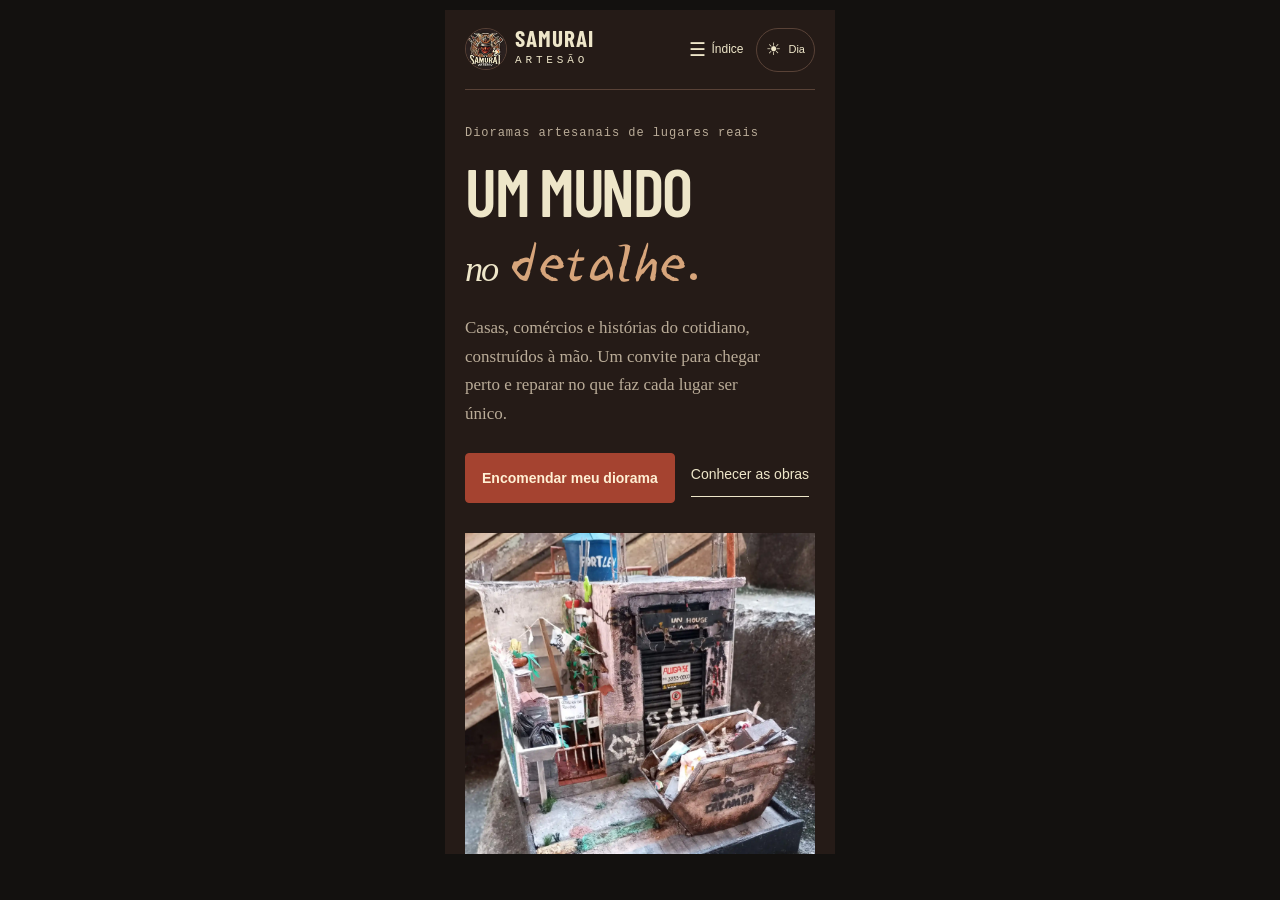
<file: qa-mobile.html>
<!doctype html><html lang="pt-BR"><meta charset="utf-8"><title>Verificação de layout móvel</title><style>body{margin:0;background:#13110f}iframe{display:block;border:0;width:390px;height:844px;margin:10px auto}</style><iframe title="Portfólio em tela de celular" src="index.html"></iframe></html>
</file>
<file: assets/fonts/fonts.css>
@font-face {
  font-family: 'Barlow Condensed';
  font-style: normal;
  font-weight: 600;
  font-display: swap;
  src: url(font-0.ttf) format('truetype');
}
@font-face {
  font-family: 'Barlow Condensed';
  font-style: normal;
  font-weight: 700;
  font-display: swap;
  src: url(font-1.ttf) format('truetype');
}
@font-face {
  font-family: 'Sedgwick Ave Display';
  font-style: normal;
  font-weight: 400;
  font-display: swap;
  src: url(font-2.ttf) format('truetype');
}
@font-face {
  font-family: 'Yuji Boku';
  font-style: normal;
  font-weight: 400;
  font-display: swap;
  src: url(font-3.ttf) format('truetype');
}
</file>
<file: styles.css>
@charset "UTF-8";
:root{--bg:#251b17;--fg:#eee6c9;--muted:#baac98;--line:#594237;--accent:#d7a57b;--red:#a54330;--surface:#1b1411;--display:'Barlow Condensed','Arial Narrow',Arial,sans-serif;--brush:'Yuji Boku',Georgia,serif;color-scheme:dark}
:root[data-theme=day]{--bg:#efe7cf;--fg:#30211a;--muted:#705b49;--line:#c4b191;--accent:#87432d;--red:#9b3828;--surface:#e4d8bd;color-scheme:light}
*{box-sizing:border-box}html{scroll-behavior:smooth;scroll-padding-top:35px}body{margin:0;background:var(--bg);color:var(--fg);font:15px/1.75 Arial,Helvetica,sans-serif;transition:background .2s,color .2s}body.modal-open{overflow:hidden}a{color:inherit;text-decoration:none}button{font:inherit;color:inherit;cursor:pointer;border:0;background:none;padding:0}a,button{-webkit-tap-highlight-color:transparent}a:focus-visible,button:focus-visible{outline:2px solid var(--accent);outline-offset:5px}button:disabled{opacity:.35;cursor:default}img{display:block;max-width:100%;height:auto}figure,h1,h2,h3,h4,p,blockquote{margin:0}em{font-family:var(--brush);font-style:normal;font-weight:400;letter-spacing:-.065em;color:var(--accent)}.folio,.running-head,figcaption,.masthead-note,.days-caption,.availability,.cover-margin{font:10px/1.6 'Courier New',monospace;letter-spacing:.08em}.folio{color:var(--muted)}.skip-link{position:fixed;top:-60px;left:15px;background:var(--red);color:#fff0d4;padding:10px;z-index:20}.skip-link:focus{top:10px}.masthead{max-width:1440px;width:calc(100% - 96px);margin:auto;min-height:112px;display:flex;align-items:center;gap:40px;border-bottom:1px solid var(--line)}.brand{display:flex;gap:12px;align-items:center;flex-shrink:0}.brand>img{width:56px;height:56px;border-radius:50%;border:1px solid var(--line)}.brand>span{font:700 25px/.95 var(--display);letter-spacing:.04em}.brand small{display:block;font:9px/1.9 'Courier New',monospace;letter-spacing:.35em}.masthead-note{font-size:8px;color:var(--muted)}.masthead nav{display:flex;gap:28px;margin-left:auto;font-size:12px}.masthead nav a:hover,.socials a:hover{color:var(--accent)}.theme-toggle{display:flex;gap:8px;align-items:center;border:1px solid var(--line);border-radius:25px;padding:7px 13px;font-size:11px;white-space:nowrap}.theme-icon{font-size:17px}.publication{max-width:1320px;width:calc(100% - 112px);margin:auto}.running-head{display:flex;justify-content:space-between;padding-top:34px;color:var(--muted)}.cover h1{font:600 clamp(76px,9.6vw,148px)/.87 var(--display);letter-spacing:-.045em;text-transform:uppercase;margin:53px 0 38px;position:relative;z-index:1}.cover h1>span{font:italic .55em Georgia,serif;text-transform:none;letter-spacing:-.04em;padding-left:14%}.cover h1 em{font-size:.92em;line-height:1.18;text-transform:none}.cover-composition{display:grid;grid-template-columns:2.4fr 7.8fr .8fr;gap:35px;align-items:end}.cover-deck{padding-bottom:12px}.cover-deck>.folio{font-size:8px;margin-bottom:22px}.cover-deck>p:not(.folio){font:20px/1.6 Georgia,serif;letter-spacing:-.025em}.text-link{display:inline-flex;align-items:center;gap:24px;font-size:12px;border-bottom:1px solid currentColor;padding-bottom:7px}.text-link:hover{color:var(--accent)}.cover-deck .text-link{margin-top:30px}.cover-margin{writing-mode:vertical-rl;text-orientation:mixed;align-self:start;line-height:2;color:var(--muted);margin-top:5px}.photo{min-width:0}.photo img{width:100%;height:auto;max-height:none;object-fit:initial;border:0;box-shadow:none}.photo-open{display:block;width:100%;text-align:left}.photo-open img{transition:filter .2s}.photo-open:hover img{filter:brightness(1.06)}figcaption{font-size:8px;color:var(--muted);margin-top:11px;line-height:1.6}.cover-photo figcaption{display:flex;justify-content:space-between;gap:16px}.cover-ending{font:22px/1.6 Georgia,serif;letter-spacing:-.02em;max-width:660px;margin:48px 0 0 25%;color:var(--muted)}.contents{display:grid;grid-template-columns:1.15fr 3fr 3fr;gap:19px 32px;border-block:1px solid var(--line);padding:24px 0;margin:65px 0 80px;align-items:start}.contents>.folio{grid-row:1/3;font-size:8px;padding-top:5px}.contents a{display:flex;gap:12px;align-items:center;font-size:12px}.contents a span{font:10px 'Courier New',monospace;color:var(--accent)}.contents a b{font-size:16px;font-weight:400;margin-left:auto}.contents a:hover{color:var(--accent)}.chapter-start{display:flex;align-items:center;justify-content:space-between;gap:20px;margin-bottom:65px}.hand-note{font:27px/1.1 'Sedgwick Ave Display',cursive;transform:rotate(-3deg);color:var(--accent)}.story{padding-bottom:110px;margin-bottom:55px;border-bottom:1px solid var(--line)}.story-heading{display:grid;grid-template-columns:1fr 1fr;column-gap:65px;align-items:end;margin-bottom:38px}.story-heading>.folio{grid-column:1/-1;margin-bottom:20px}.story-heading h2,h2{font:600 clamp(45px,5.2vw,78px)/1.02 var(--display);letter-spacing:-.035em;text-transform:uppercase}.story-heading h2 em,h2 em{text-transform:none;line-height:1.25;font-size:.93em}.story-deck h3,.sobrado-text h3{font:24px/1.3 Georgia,serif;letter-spacing:-.035em;margin-bottom:14px}.story-deck p{font-size:14px;color:var(--muted);max-width:390px}.cleide-layout{display:grid;grid-template-columns:8fr 3.4fr;gap:70px;align-items:start}.look-photo{position:relative}.look-photo>img{width:100%;height:auto}.hotspot{position:absolute;left:var(--x);top:var(--y);transform:translate(-50%,-50%);height:33px;width:33px;background:var(--red);color:#fff0d4;border:1px solid #f3dfbe;border-radius:50%;font:9px 'Courier New',monospace;box-shadow:0 0 0 5px #21181266}.hotspot[aria-pressed=true],.hotspot:hover{box-shadow:0 0 0 7px #eadcb755}.photo-footnote{font:15px/1.7 Georgia,serif;color:var(--muted);margin:25px 0 0 24%;max-width:440px}.detail-aside{padding-top:4px}.detail-aside>h3{font:37px/1.14 Georgia,serif;letter-spacing:-.05em;margin:20px 0}.detail-intro{font-size:11px;line-height:1.8;color:var(--muted)}.detail-zoom{height:170px;margin-top:28px;margin-bottom:23px;background-image:url('assets/casa-da-dona-cleide-003.webp');background-size:330%;background-position:30% 50%;background-repeat:no-repeat}.detail-aside h4{font:19px/1.35 Georgia,serif;margin:10px 0}.detail-aside #detail-text{font-size:12px;color:var(--muted)}.detail-aside>.text-link{margin-top:24px}.cleide-coda{display:grid;grid-template-columns:4fr 5.5fr;gap:85px;align-items:center;margin:60px 8% 0 12%}.cleide-coda blockquote{font:italic 30px/1.5 Georgia,serif;letter-spacing:-.035em}.cleide-coda cite{display:block;font:8px 'Courier New',monospace;letter-spacing:.08em;font-style:normal;margin-top:20px;color:var(--muted)}.story-sobrado .story-heading{display:block;margin-bottom:45px}.sobrado-layout{display:grid;grid-template-columns:3.8fr 7fr;gap:80px;align-items:start}.sobrado-text{padding-top:18px}.sobrado-text>p{font-size:14px;color:var(--muted);margin-bottom:20px}.sobrado-text>.text-link{margin-top:4px}.small-inset{max-width:270px;margin-top:65px}.sobrado-main{margin-top:0}.sobrado-bottom{display:grid;grid-template-columns:6fr 3fr;gap:90px;align-items:center;margin:70px 17% 0 0}.side-note{font:46px/1.08 var(--display);text-transform:uppercase;letter-spacing:-.03em}.side-note em{text-transform:none;font-size:1.1em;line-height:1.3}.barber-opening{display:grid;grid-template-columns:1fr 1fr;gap:90px;align-items:center}.barber-opening .story-heading{display:block;margin:0 0 20px}.barber-opening .story-heading h3{font:29px Georgia,serif;margin-top:34px}.barber-opening .story-heading>p:not(.folio){max-width:330px;font-size:15px;color:var(--muted);margin-top:20px}.barber-main{width:90%;margin-left:auto}.barber-second{display:grid;grid-template-columns:4fr 5fr;gap:100px;align-items:center;margin:70px 10% 0 8%}.mural-photo{max-width:315px}.barber-essay blockquote{font:italic 33px/1.45 Georgia,serif;letter-spacing:-.04em;margin-bottom:30px}.barber-essay>p{font-size:14px;color:var(--muted);margin-bottom:26px}.barber-essay>.text-link{margin-top:17px}.story-ijexa .story-deck{max-width:350px;padding-bottom:9px}.ijexa-layout{display:grid;grid-template-columns:5.2fr 4fr;gap:100px;align-items:start;margin:0 7%}.ijexa-notes{padding-top:95px}.ijexa-notes>p{font:22px/1.6 Georgia,serif;letter-spacing:-.025em;margin-bottom:45px}.ijexa-detail{max-width:350px;margin-left:auto}.ijexa-notes>.text-link{margin-top:30px}.assembly{padding-bottom:100px;border-bottom:1px solid var(--line)}.assembly h2{margin:30px 0 45px;font-size:clamp(48px,5.4vw,79px)}.assembly-photo{max-width:930px;margin:auto}.assembly-footer{display:grid;grid-template-columns:1fr auto;gap:90px;align-items:end;max-width:930px;margin:30px auto 0}.assembly-footer>p{font:20px/1.6 Georgia,serif;max-width:570px}.artist-essay{padding:100px 0 90px;margin-left:8%;margin-right:7%}.artist-essay h2{margin:28px 0 43px}.essay-columns{display:grid;grid-template-columns:1fr 1fr;gap:90px}.lead{font:27px/1.5 Georgia,serif;letter-spacing:-.025em}.essay-columns>div>p{font-size:14px;color:var(--muted);margin-bottom:22px}.signature{display:block;font:29px/1.4 var(--brush);color:var(--accent);margin-top:32px}.making{display:grid;grid-template-columns:3.6fr 5fr;gap:100px;margin:0 9% 110px 2%;align-items:center}.making-photo{max-width:380px}.making-copy>.folio{font-size:9px}.days{font:600 clamp(80px,10vw,142px)/1 var(--display);letter-spacing:-.04em;color:var(--accent);margin-top:25px}.days-caption{font-size:9px;color:var(--muted);margin-top:10px}.making-copy h2{font-size:43px;margin:34px 0 22px}.making-copy>p:not(.folio):not(.days-caption){font-size:14px;color:var(--muted);max-width:450px}.making-copy>.text-link{margin-top:28px}.closing{border-top:1px solid var(--line);padding:55px 0 85px}.closing h2{font-size:clamp(55px,6vw,88px);margin:32px 0 40px}.closing-layout{display:grid;grid-template-columns:1fr 1fr;gap:130px}.closing-layout>div>p:first-child{font:22px/1.6 Georgia,serif;max-width:460px}.contact-link{margin-top:25px;font-size:16px}.availability{color:var(--muted);font-size:9px;line-height:1.8;max-width:400px;margin-top:27px}.closing-layout aside h3{font:27px Georgia,serif;margin-bottom:17px}.closing-layout aside>p{font-size:14px;color:var(--muted);max-width:350px}.socials{display:flex;gap:25px;flex-wrap:wrap;font-size:13px;margin-top:28px}.colophon{max-width:1440px;width:calc(100% - 96px);border-top:1px solid var(--line);margin:auto;padding:32px 0;display:flex;align-items:center;gap:35px;flex-wrap:wrap}.colophon>.brand img{width:60px;height:60px}.colophon>p{font:italic 15px Georgia,serif;margin-right:auto}.colophon>a:not(.brand){font:10px 'Courier New',monospace}.colophon>small{flex-basis:100%;font-size:9px;color:var(--muted);padding-top:10px}.photo:has(.photo-open){cursor:pointer}.photo:has(.photo-open)>figcaption:after{content:' ↗';color:var(--accent)}
dialog{padding:0;border:0;background:var(--bg);color:var(--fg);width:min(1320px,95vw);max-height:94dvh;overflow:auto}dialog::backdrop{background:#15100dee;backdrop-filter:blur(5px)}.gallery-close{position:sticky;top:10px;display:block;margin:12px 12px 0 auto;background:var(--red);color:#fff0d4;width:38px;height:38px;z-index:4;font-size:20px}.gallery-layout{display:grid;grid-template-columns:1.3fr 1fr;gap:45px;padding:5px 35px 35px}.gallery-visual{min-width:0;align-self:start}.gallery-visual>img{width:auto;height:auto;max-width:100%;max-height:68dvh;margin:0 auto;object-fit:contain}.gallery-controls{display:flex;align-items:center;justify-content:space-between;padding-top:15px}.gallery-controls button{border:1px solid var(--line);height:38px;width:42px}.gallery-controls span{font:11px 'Courier New',monospace}#gallery-thumbs{display:flex;gap:8px;margin-top:12px;overflow:auto;padding:3px}#gallery-thumbs button{border:2px solid transparent;flex:0 0 58px}#gallery-thumbs button[aria-current=true]{border-color:var(--accent)}#gallery-thumbs img{width:58px;height:58px;object-fit:cover}.gallery-info{padding-top:20px}.gallery-info>.eyebrow{font:9px 'Courier New',monospace;letter-spacing:.12em;color:var(--muted)}.gallery-info h2{font:40px/1.1 Georgia,serif;letter-spacing:-.04em;text-transform:none;margin:18px 0 23px}.gallery-info>p:not(.eyebrow){font-size:14px;color:var(--muted)}.gallery-info h3{font:22px Georgia,serif;margin-top:30px}.gallery-info ul{padding-left:18px;font-size:13px;color:var(--muted)}.gallery-info blockquote{font:italic 22px/1.5 Georgia,serif;border-left:2px solid var(--accent);padding-left:16px;margin:25px 0}.gallery-info>.text-link{margin-top:20px}.gallery-contact{display:block;font-size:12px;border-top:1px solid var(--line);margin-top:30px;padding-top:18px}[hidden]{display:none!important}
@media(min-width:1600px){.cover h1{font-size:152px}.cover-composition{grid-template-columns:2.5fr 7.5fr 1fr}.cover-photo{max-width:850px}}
@media(max-width:1100px){.masthead,.colophon{width:calc(100% - 64px);gap:24px}.publication{width:calc(100% - 72px)}.masthead-note{display:none}.masthead nav{gap:23px}.cover-composition{grid-template-columns:2.3fr 7.2fr .5fr;gap:22px}.cover-deck>p:not(.folio){font-size:16px}.cover h1{font-size:112px}.cover-ending{font-size:20px}.cleide-layout{gap:40px;grid-template-columns:7.2fr 3.5fr}.story-heading{gap:35px}.cleide-coda{gap:45px;margin-left:8%;margin-right:3%}.cleide-coda blockquote{font-size:26px}.sobrado-layout{gap:45px}.sobrado-bottom{gap:50px;margin-right:12%}.barber-opening{gap:45px}.barber-second{gap:55px;margin-inline:5%}.barber-essay blockquote{font-size:29px}.ijexa-layout{gap:55px;margin-inline:4%}.essay-columns{gap:50px}.making{gap:55px;margin-right:4%}.closing-layout{gap:70px}.detail-aside>h3{font-size:29px}.detail-zoom{height:145px}.detail-aside #detail-text{font-size:11px}.story-heading h2,h2{font-size:57px}}
@media(max-width:760px){.masthead,.colophon{width:calc(100% - 40px)}.masthead{min-height:88px;gap:20px}.brand>img{width:45px;height:45px}.brand>span{font-size:22px}.brand small{font-size:8px}.masthead nav{gap:18px;font-size:11px}.masthead nav a:nth-child(2){display:none}.theme-toggle{padding:6px 10px;font-size:10px}.publication{width:calc(100% - 40px)}.running-head{padding-top:27px;font-size:8px}.cover h1{font-size:clamp(76px,13vw,108px);margin-top:38px;margin-bottom:27px}.cover h1>span{padding-left:8%}.cover-composition{grid-template-columns:1fr;gap:20px}.cover-deck{grid-row:2;display:flex;justify-content:space-between;gap:20px;align-items:end;padding:0}.cover-deck>.folio{display:none}.cover-deck>p:not(.folio){font-size:17px;line-height:1.5}.cover-deck .text-link{margin-top:0;font-size:11px;gap:20px;white-space:nowrap}.cover-margin{display:none}.cover-photo figcaption{font-size:7px}.cover-ending{margin:35px 0 0 16%;font-size:19px}.contents{grid-template-columns:1fr 1fr;gap:18px 28px;margin:42px 0 55px;padding:21px 0}.contents>.folio{grid-column:1/-1;grid-row:auto}.contents a{font-size:11px;gap:9px;align-items:start}.contents a b{font-size:12px}.chapter-start{margin-bottom:45px}.chapter-start>.folio{font-size:8px}.hand-note{font-size:22px}.story{margin-bottom:40px;padding-bottom:65px}.story-heading{display:block;margin-bottom:28px}.story-heading>.folio{margin-bottom:17px}.story-heading h2,h2{font-size:clamp(46px,8vw,65px)}.story-deck{max-width:430px;margin:25px 0 0 auto}.story-deck h3{font-size:23px}.story-deck p{font-size:13px}.cleide-layout{grid-template-columns:1fr;gap:28px}.photo-footnote{margin:20px 0 0 15%;font-size:14px}.detail-aside{display:grid;grid-template-columns:1fr 1fr;gap:0 25px;padding:0 6%}.detail-aside>.folio{grid-column:1/-1}.detail-aside>h3{font-size:28px;margin:13px 0;grid-column:1}.detail-aside .detail-intro{grid-column:1}.detail-zoom{grid-column:2;grid-row:2/5;height:190px;margin:15px 0 0}.detail-aside>div[aria-live]{grid-column:1/-1;margin-top:23px}.detail-aside>div[aria-live] .folio{font-size:8px}.detail-aside #detail-text{font-size:13px;max-width:440px}.detail-aside>.text-link{grid-column:1/-1;justify-self:start;margin-top:18px}.cleide-coda{grid-template-columns:1fr 1fr;margin:45px 0 0;gap:30px}.cleide-coda blockquote{font-size:23px}.cleide-coda cite{font-size:7px;line-height:1.7}.sobrado-layout{grid-template-columns:1fr 1.1fr;gap:28px}.sobrado-text h3{font-size:21px}.sobrado-text>p{font-size:12px;margin-bottom:15px}.sobrado-text{padding-top:0}.sobrado-text>.text-link{font-size:11px;gap:16px}.small-inset{margin-top:30px}.sobrado-main{align-self:center}.sobrado-bottom{margin:40px 5% 0 0;gap:35px;grid-template-columns:1.4fr 1fr}.side-note{font-size:35px}.barber-opening{gap:35px}.barber-main{width:100%}.barber-opening .story-heading h3{font-size:25px;margin-top:24px}.barber-opening .story-heading>p:not(.folio){font-size:13px;margin-top:16px}.barber-second{gap:35px;margin:45px 4% 0 0;grid-template-columns:1fr 1.1fr}.barber-essay blockquote{font-size:24px;margin-bottom:20px}.barber-essay>p{font-size:12px}.barber-essay>.text-link{font-size:10px;gap:15px}.ijexa-layout{gap:35px;margin:0;grid-template-columns:1fr 1fr}.ijexa-notes{padding-top:35px}.ijexa-notes>p{font-size:19px;margin-bottom:25px}.ijexa-notes>.text-link{font-size:11px;gap:15px}.assembly{padding-bottom:60px}.assembly h2{font-size:50px;margin-top:23px;margin-bottom:30px}.assembly-footer{gap:30px}.assembly-footer>p{font-size:17px}.assembly-footer>.text-link{font-size:11px;white-space:nowrap}.artist-essay{padding:65px 0;margin-inline:5%}.artist-essay h2{font-size:52px;margin:23px 0 30px}.essay-columns{gap:35px}.lead{font-size:24px}.essay-columns>div>p{font-size:13px}.signature{font-size:25px}.making{gap:35px;margin:0 0 65px}.making-copy h2{font-size:34px;margin-top:25px}.days{font-size:90px;margin-top:15px}.days-caption{font-size:8px}.making-copy>p:not(.folio):not(.days-caption){font-size:12px}.making-copy>.text-link{font-size:10px;gap:14px}.closing{padding:38px 0 50px}.closing h2{font-size:57px;margin:25px 0 30px}.closing-layout{gap:45px}.closing-layout>div>p:first-child{font-size:19px}.contact-link{font-size:13px}.closing-layout aside h3{font-size:23px}.closing-layout aside>p{font-size:12px}.socials{gap:13px;font-size:11px}.availability{font-size:8px}.colophon{gap:22px}.colophon>.brand img{width:49px;height:49px}.colophon>p{max-width:220px;font-size:13px;line-height:1.5}.colophon>a:not(.brand){margin-left:auto}.gallery-layout{grid-template-columns:1fr;gap:10px;padding:0 20px 25px}.gallery-visual>img{max-height:55dvh}.gallery-info h2{font-size:35px}.gallery-info{padding-top:15px}.gallery-info>p:not(.eyebrow){font-size:13px}.gallery-info h3{font-size:21px}dialog{width:96vw}}
@media(max-width:500px){.masthead{gap:12px}.masthead nav{margin-left:auto}.masthead nav a:first-child{display:none}.brand>span{font-size:20px}.brand>img{width:42px;height:42px}.brand{gap:8px}.theme-toggle{gap:5px;padding:5px 9px}.masthead nav{font-size:10px}.publication{width:calc(100% - 36px)}.cover h1{font-size:clamp(65px,17vw,84px);margin-top:34px}.cover h1>span{padding-left:5%}.running-head{font-size:7px;letter-spacing:.03em}.cover-photo figcaption{font-size:6px;letter-spacing:.025em;gap:5px}.cover-deck>p:not(.folio){font-size:16px}.cover-deck .text-link{font-size:10px;gap:12px}.cover-ending{font-size:18px;margin-left:9%;line-height:1.5}.contents{grid-template-columns:1fr;gap:14px;margin-bottom:42px}.contents a{font-size:12px}.contents>.folio{margin-bottom:3px}.contents a b{margin-left:auto}.chapter-start{margin-bottom:34px}.hand-note{font-size:18px}.story-heading h2,h2{font-size:46px}.story-heading>.folio{font-size:8px}.story-deck{margin:22px 0 0 11%}.story-deck h3{font-size:21px}.story-deck p{font-size:12px}.photo-footnote{font-size:13px;margin-left:8%}.detail-aside{padding-inline:0;column-gap:20px}.detail-aside>h3{font-size:27px}.detail-zoom{height:180px}.detail-intro{font-size:10px}.cleide-coda{grid-template-columns:1fr;gap:28px;margin-top:35px}.cleide-coda>.photo{width:73%;margin-left:auto}.cleide-coda blockquote{font-size:25px;margin-right:8%}.sobrado-layout{grid-template-columns:1fr;gap:25px}.sobrado-main{grid-row:1}.sobrado-text{display:grid;grid-template-columns:1fr 1fr;gap:0 25px}.sobrado-text h3{grid-column:1/-1;font-size:23px;margin-bottom:18px}.sobrado-text>p{font-size:12px}.sobrado-text>.text-link{grid-column:1/-1;justify-self:start}.small-inset{width:72%;margin-top:32px;grid-column:1/-1}.sobrado-bottom{grid-template-columns:1.1fr 1fr;margin:35px 0 0;gap:25px}.side-note{font-size:33px}.barber-opening{grid-template-columns:1fr;gap:25px}.barber-opening .story-heading{margin-bottom:0}.barber-opening .story-heading h3{margin-top:22px;font-size:26px}.barber-opening .story-heading>p:not(.folio){max-width:85%;font-size:13px}.barber-main{width:82%;margin-left:auto}.barber-second{grid-template-columns:1fr;gap:35px;margin:40px 0 0}.mural-photo{width:61%;margin-right:auto}.barber-essay{margin-left:15%;max-width:85%}.barber-essay blockquote{font-size:25px}.barber-essay>p{font-size:13px}.barber-essay>.text-link{font-size:11px}.ijexa-layout{grid-template-columns:1fr;gap:30px}.ijexa-main{width:86%;margin-right:auto}.ijexa-notes{padding:0;margin-left:15%}.ijexa-notes>p{font-size:21px;margin-bottom:30px}.ijexa-detail{width:90%;margin-left:auto}.ijexa-notes>.text-link{font-size:12px}.story-ijexa .story-deck{padding:0;max-width:85%}.assembly h2{font-size:42px}.assembly .folio{font-size:8px}.assembly-footer{grid-template-columns:1fr;gap:22px;margin-top:22px}.assembly-footer>p{font-size:18px}.assembly-footer>.text-link{justify-self:start;font-size:12px}.artist-essay{margin-inline:3%;padding-block:60px}.artist-essay>.folio{font-size:8px}.artist-essay h2{font-size:44px}.essay-columns{grid-template-columns:1fr;gap:25px}.lead{font-size:25px}.essay-columns>div{margin-left:10%}.signature{font-size:28px;margin-top:25px}.making{grid-template-columns:1fr;gap:35px;margin-bottom:60px}.making-photo{width:64%;margin-left:auto}.making-copy{margin-right:8%}.making-copy .days{font-size:110px}.making-copy h2{font-size:40px}.making-copy>p:not(.folio):not(.days-caption){font-size:13px}.making-copy>.text-link{font-size:12px}.closing h2{font-size:50px;line-height:1.15}.closing>.folio{font-size:8px}.closing-layout{grid-template-columns:1fr;gap:42px}.closing-layout>div>p:first-child{font-size:21px}.closing-layout aside{margin-left:10%}.socials{font-size:12px;gap:22px}.closing-layout aside>p{font-size:13px}.availability{max-width:300px}.colophon{width:calc(100% - 36px);gap:22px}.colophon>p{font-size:13px;max-width:170px;margin:0}.colophon>.brand img{width:50px;height:50px}.colophon>a:not(.brand){margin-left:0;font-size:10px}.colophon>small{font-size:8px;line-height:1.7}.gallery-layout{padding-inline:14px}.gallery-info h2{font-size:33px}.gallery-visual>img{max-height:53dvh}.gallery-info ul{font-size:12px}}
@media(max-width:350px){.brand>span{font-size:18px}.masthead nav{display:none}.theme-toggle{margin-left:auto}.cover h1{font-size:62px}.cover-deck{display:block}.cover-deck .text-link{margin-top:20px}.cover-deck>p:not(.folio){font-size:17px}.cover-ending{margin-left:0;font-size:17px}.hand-note{font-size:16px}.chapter-start .folio{font-size:7px}.story-heading h2,h2{font-size:42px}.detail-aside{column-gap:15px}.detail-aside>h3{font-size:24px}.detail-zoom{height:155px}.assembly h2{font-size:38px}.closing h2{font-size:45px}.socials{gap:15px;font-size:11px}}
@media(prefers-reduced-motion:reduce){html{scroll-behavior:auto}*,*:before,*:after{transition:none!important;animation:none!important}}

/* Mobile: preserve the intrinsic image ratio before lazy images load. */
.menu-toggle{display:none}.masthead .mobile-menu[hidden]{display:none!important}
@media(max-width:900px){
 html{scroll-padding-top:102px}
 .masthead{position:sticky;top:0;z-index:30;background:var(--bg);min-height:78px;gap:12px;width:calc(100% - 36px)}
 .masthead .desktop-nav,.masthead-note{display:none}
 .brand>img{width:42px;height:42px}.brand>span{font-size:21px}.brand small{font-size:8px}
 .menu-toggle{display:flex;align-items:center;justify-content:center;gap:7px;margin-left:auto;min-width:72px;min-height:44px;font-size:13px}
 .menu-toggle>span{font-size:19px}.theme-toggle{min-height:44px;padding:6px 12px;font-size:12px;gap:7px;flex-shrink:0}
 .masthead .mobile-menu{position:absolute;display:flex;flex-direction:column;left:0;right:0;top:100%;margin:0;padding:8px 16px 14px;background:var(--bg);border:1px solid var(--line);box-shadow:0 12px 22px #0003;max-height:calc(100dvh - 90px);overflow:auto;gap:0}
 .masthead .mobile-menu>a{display:flex;align-items:center;justify-content:space-between;gap:12px;min-height:48px;font-size:15px;padding:8px 0;border-bottom:1px solid var(--line)}
 .masthead .mobile-menu>a:last-child{border-bottom:0}.mobile-menu>a>span{color:var(--accent)}
 .text-link{min-height:44px;font-size:14px;line-height:1.5;padding-top:8px;padding-bottom:8px;white-space:normal}
 .story-deck p,.sobrado-text>p,.barber-opening .story-heading>p:not(.folio),.barber-essay>p,.essay-columns>div>p,.making-copy>p:not(.folio):not(.days-caption),.closing-layout aside>p{font-size:16px;line-height:1.75}
 figcaption,.cover-photo figcaption{font-size:11px;line-height:1.6;letter-spacing:.015em;margin-top:12px}
 .folio{font-size:11px;line-height:1.6}.hotspot{height:44px;width:44px;font-size:11px}
 .gallery-controls button{min-width:48px;min-height:44px}.gallery-close{width:44px;height:44px;top:8px;margin:8px 8px 0 auto}
 .gallery-info>p:not(.eyebrow),.gallery-info ul{font-size:16px;line-height:1.75}.gallery-info>.eyebrow{font-size:11px}.gallery-info>.text-link,.gallery-contact{font-size:14px;min-height:44px;padding-top:10px;padding-bottom:10px}
 .gallery-layout{padding:8px 18px 24px;grid-template-columns:1fr;gap:12px}.gallery-visual>img{max-height:60dvh;touch-action:pan-y pinch-zoom}
 #gallery-thumbs button{flex-basis:62px;min-height:62px}#gallery-thumbs img{width:58px;height:58px}
 .availability{font-size:11px;line-height:1.7}.colophon>small{font-size:11px;line-height:1.7}.colophon>a:not(.brand){font-size:12px;min-height:44px;display:flex;align-items:center}
}
@media(max-width:600px){
 .publication{width:calc(100% - 40px)}
 .cover h1{font-size:clamp(58px,17vw,86px);line-height:.94;margin-top:30px;margin-bottom:25px}
 .running-head{display:block;font-size:10px;line-height:1.7;letter-spacing:.035em;padding-top:24px}.running-head>span:last-child{display:none}
 .cover-composition{grid-template-columns:1fr;gap:23px}.cover-photo figcaption{display:block}.cover-photo figcaption span{display:block}.cover-photo figcaption span+span{margin-top:3px}
 .cover-deck{display:block;padding:0}.cover-deck>p:not(.folio){font-size:21px;line-height:1.5}.cover-deck .text-link{margin-top:18px;font-size:14px;gap:24px}.cover-ending{font-size:21px;line-height:1.5;margin:30px 0 0}
 .contents{grid-template-columns:1fr;gap:0;padding:18px 0;margin:34px 0 42px}.contents>.folio{font-size:11px;margin-bottom:10px}.contents a{font-size:15px;line-height:1.45;min-height:48px;padding:10px 0;gap:12px}.contents a span{font-size:11px}.contents a b{font-size:19px}
 .chapter-start{align-items:start;margin-bottom:35px;gap:14px}.chapter-start>.folio{font-size:10px;max-width:120px}.hand-note{font-size:20px;line-height:1.5;text-align:right}
 .story{padding-bottom:48px;margin-bottom:35px}.story-heading,.story-sobrado .story-heading{display:block;margin-bottom:26px}.story-heading>.folio{font-size:11px;margin-bottom:17px}
 .story-heading h2,h2{font-size:clamp(40px,11.8vw,62px);line-height:1.08}.story-heading h2 em,h2 em{line-height:1.3}
 .story-deck{margin:24px 0 0;max-width:none}.story-deck h3,.sobrado-text h3{font-size:25px;line-height:1.3;margin-bottom:15px}.story-deck p{max-width:none}
 .cleide-layout,.cleide-coda,.sobrado-layout,.sobrado-bottom,.barber-opening,.barber-second,.ijexa-layout,.essay-columns,.making,.closing-layout{grid-template-columns:1fr;gap:28px}
 .photo-footnote{font-size:16px;line-height:1.65;margin:22px 0 0;max-width:none}
 .detail-aside{display:block;padding:0}.detail-aside>.folio{font-size:11px}.detail-aside>h3{font-size:29px;margin:15px 0}.detail-intro{font-size:14px;line-height:1.65}
 .detail-zoom{height:210px;margin:22px 0}.detail-aside>div[aria-live]{margin-top:0}.detail-aside>div[aria-live] .folio{font-size:11px}.detail-aside h4{font-size:23px;margin:12px 0}.detail-aside #detail-text{font-size:16px;line-height:1.7;max-width:none}.detail-aside>.text-link{font-size:14px;margin-top:18px}
 .cleide-coda{margin:35px 0 0;gap:27px}.cleide-coda>.photo{width:100%;margin:0}.cleide-coda blockquote{font-size:26px;line-height:1.5;margin:0}.cleide-coda cite{font-size:10px;line-height:1.6}
 .sobrado-text{display:block;padding:0}.sobrado-text>p{margin-bottom:20px}.sobrado-text>.text-link{font-size:14px}.sobrado-main{grid-row:1}.small-inset{width:100%;max-width:none;margin:30px 0 0}
 .sobrado-bottom{margin:35px 0 0;gap:24px}.side-note{font-size:36px}.side-note>br{display:none}.side-note em{white-space:normal}
 .barber-opening .story-heading{margin:0}.barber-opening .story-heading h3{font-size:28px;margin-top:24px}.barber-opening .story-heading>p:not(.folio){max-width:none}
 .barber-main,.mural-photo,.ijexa-main,.ijexa-detail,.making-photo{width:100%;max-width:none;margin:0}
 .barber-second{margin:35px 0 0}.barber-essay{max-width:none;margin:0}.barber-essay blockquote{font-size:26px;line-height:1.5;margin-bottom:22px}.barber-essay>.text-link{font-size:14px;margin-top:16px}
 .ijexa-layout{margin:0}.story-ijexa .story-deck{max-width:none;padding:0}.ijexa-notes{padding:0;margin:0}.ijexa-notes>p{font-size:22px;line-height:1.55;margin-bottom:25px}.ijexa-notes>.text-link{font-size:14px;margin-top:22px}
 .assembly{padding-bottom:45px}.assembly>.folio{font-size:11px}.assembly h2{font-size:clamp(36px,10.5vw,55px);line-height:1.12;margin:23px 0 28px}.assembly-footer{grid-template-columns:1fr;gap:20px;margin-top:23px}.assembly-footer>p{font-size:21px;line-height:1.55}.assembly-footer>.text-link{font-size:14px;white-space:normal;justify-self:start}
 .artist-essay{margin:0;padding:48px 0}.artist-essay>.folio{font-size:11px}.artist-essay h2{font-size:clamp(39px,11.4vw,58px);line-height:1.08;margin:24px 0 28px}.lead{font-size:26px;line-height:1.5}.essay-columns>div{margin:0}.signature{font-size:28px;margin-top:25px}
 .making{margin:0 0 50px}.making-copy{margin:0}.making-copy>.folio{font-size:11px}.making-copy .days{font-size:clamp(90px,27vw,125px);line-height:1.05;margin-top:18px}.days-caption{font-size:11px;line-height:1.7}.making-copy h2{font-size:clamp(37px,10.8vw,56px);line-height:1.1;margin:25px 0 20px}.making-copy>.text-link{font-size:14px;gap:14px}
 .closing{padding:35px 0 45px}.closing>.folio{font-size:11px}.closing h2{font-size:clamp(42px,12vw,62px);line-height:1.1;margin:25px 0 30px}.closing-layout{gap:35px}.closing-layout>div>p:first-child{font-size:23px;line-height:1.5}.contact-link{font-size:16px}.closing-layout aside{margin:0}.closing-layout aside h3{font-size:27px}.socials{font-size:15px;gap:20px;margin-top:18px}.socials a{min-height:44px;display:flex;align-items:center}.availability{max-width:none;margin-top:22px}
 .colophon{width:calc(100% - 40px);gap:23px;padding:28px 0}.colophon>p{font-size:16px;line-height:1.5;max-width:none;flex-basis:100%;margin:0}.colophon>.brand img{width:50px;height:50px}.colophon>a:not(.brand){margin-left:auto}.colophon>small{padding-top:0}
 dialog{width:calc(100vw - 16px);max-height:calc(100dvh - 16px)}.gallery-info h2{font-size:33px;line-height:1.15}.gallery-info h3{font-size:25px}.gallery-info blockquote{font-size:23px;line-height:1.5}
}
@media(max-width:350px){.masthead{gap:8px}.brand{gap:7px}.brand>span{font-size:18px}.brand>img{width:38px;height:38px}.brand small{font-size:7px}.menu-toggle{min-width:64px;font-size:12px;gap:5px}.theme-toggle{font-size:11px;padding-inline:9px;gap:5px}.theme-icon{font-size:16px}.chapter-start .folio{font-size:10px}.hand-note{font-size:18px}}
@media(prefers-reduced-motion:reduce){html{scroll-behavior:auto}}

@media(max-width:900px){.masthead .mobile-menu>a:nth-child(n){display:flex}html{scroll-padding-top:95px}.skip-link:focus{z-index:60}}
</file>
<file: atelie.css>
/* A paleta e as fontes originais permanecem em styles.css e assets/fonts/. */
.masthead{max-width:1360px;gap:28px}.masthead-note{max-width:180px}.masthead nav{font-size:13px;gap:22px}.masthead .desktop-nav .nav-order{background:var(--red);color:#fff0d4;border-radius:4px;padding:10px 16px}.publication{max-width:1240px;width:calc(100% - 96px)}
.atelier-cover{display:grid;grid-template-columns:.85fr 1.15fr;gap:60px;align-items:center;padding:60px 0 55px;border-bottom:1px solid var(--line)}
.atelier-cover h1{font:600 clamp(66px,6.5vw,94px)/.96 var(--display);text-transform:uppercase;letter-spacing:-.035em;max-width:10ch;margin:22px 0 30px}.atelier-cover h1>span{font:italic .55em Georgia,serif;text-transform:none}.atelier-cover h1 em{font-family:var(--brush);font-size:.83em;text-transform:none;line-height:1.25;font-weight:400;letter-spacing:-.065em;color:var(--accent)}.atelier-cover .hero-copy>p:not(.folio){max-width:35ch;font:400 18px/1.7 Georgia,serif;color:var(--muted)}.atelier-cover .hero-actions{display:flex;flex-direction:column;align-items:flex-start;gap:14px;margin-top:28px}.atelier-cover figure{min-width:0}.atelier-cover figure img{width:100%;height:auto}.atelier-cover figcaption{display:flex;justify-content:space-between;gap:20px;color:var(--muted)}
.action-button{display:inline-flex;align-items:center;justify-content:center;gap:12px;padding:14px 22px;min-height:50px;border:1px solid var(--red);background:var(--red);color:#fff0d4;border-radius:4px;font:600 15px/1.45 Arial,Helvetica,sans-serif;cursor:pointer;text-align:center;transition:filter .15s}.action-button:hover{filter:brightness(1.12)}.action-button.secondary{background:transparent;border-color:var(--line);color:var(--fg)}.action-button.secondary:hover{background:var(--surface);filter:none}.action-button:disabled{opacity:.65;cursor:wait}.contents{margin:32px 0 70px;padding:0 0 28px;border-top:0;grid-template-columns:1fr 1fr;gap:14px 40px}.contents>.folio{display:none}.contents a{font-size:14px}.contents a>span{display:none}.chapter-start{margin-bottom:36px}.story{padding-bottom:76px;margin-bottom:65px}.story-deck p{font-size:16px}.text-link{min-height:44px;font-size:14px;align-items:center}.days-caption{font-size:11px}.direct-email{overflow-wrap:anywhere}.gallery-controls button,.gallery-close{min-width:44px;min-height:44px}
/* A orientação vem antes dos campos para melhorar a qualidade das referências. */
.commission-section{border-top:1px solid var(--line);padding:76px 0 70px;scroll-margin-top:100px}.section-intro{display:grid;grid-template-columns:1fr 1fr;gap:70px;align-items:end;margin-bottom:36px}.section-intro .folio{margin-bottom:18px}.section-intro>p{color:var(--muted);max-width:48ch}.reference-guide{background:var(--surface);border-radius:8px;padding:32px 36px;margin-bottom:38px}.reference-guide h3,.form-intro h3,.request-review h3{font:600 34px/1.15 var(--display);margin:0 0 18px}.reference-guide>p{max-width:80ch}.reference-guide ul{display:grid;grid-template-columns:1fr 1fr;gap:22px 40px;padding:0;list-style:none;margin:26px 0}.reference-guide li{font-size:15px;color:var(--muted)}.reference-guide li strong{display:block;color:var(--fg);margin-bottom:4px}.reference-guide .guide-note{font-size:14px;margin-bottom:0;color:var(--muted)}.commission-form{max-width:940px;margin:0 auto}.form-intro p{font-size:14px;color:var(--muted);max-width:70ch;margin-bottom:26px}.commission-fields{display:grid;grid-template-columns:1fr 1fr;gap:24px}.commission-fields label,.reference-links{display:block;font-size:14px;font-weight:600;min-width:0}.field-wide{grid-column:1/-1}.commission-form input:not([type=file]),.commission-form select,.commission-form textarea{display:block;width:100%;min-width:0;border:1px solid var(--line);border-radius:5px;background:var(--bg);color:var(--fg);font:400 16px/1.6 Arial,Helvetica,sans-serif;padding:12px 14px;margin-top:8px;min-height:50px}.commission-form textarea{resize:vertical}.commission-form input::placeholder,.commission-form textarea::placeholder{color:var(--muted);opacity:1}.commission-form small{display:block;color:var(--muted);font-size:12px;font-weight:400;line-height:1.6;margin-top:7px}.commission-form :is(input,select,textarea):focus-visible{outline:3px solid var(--accent);outline-offset:3px}.reference-upload{min-width:0;margin:32px 0 24px;border:1px solid var(--line);border-radius:7px;padding:24px}.reference-upload legend{font:600 25px/1.3 var(--display);padding:0 10px}.reference-upload>p:first-of-type{font-size:14px;color:var(--muted);margin-bottom:22px;max-width:70ch}.file-picker{display:flex;flex-direction:column;gap:6px;align-items:center;justify-content:center;text-align:center;cursor:pointer;border:1px dashed var(--muted);background:var(--surface);padding:28px 18px;border-radius:5px}.file-picker strong{font-size:16px}.file-picker>span{font-size:12px;color:var(--muted)}.file-input{width:100%;font:400 13px Arial,Helvetica,sans-serif;margin-top:12px;color:var(--muted)}.file-input::file-selector-button{padding:10px 14px;border:1px solid var(--line);border-radius:4px;background:var(--bg);color:var(--fg);font:inherit;cursor:pointer;margin-right:12px}.reference-list{list-style:none;padding:0;margin:16px 0 22px;display:grid;grid-template-columns:1fr 1fr;gap:12px}.reference-list li{min-width:0;display:flex;gap:12px;align-items:center;border:1px solid var(--line);padding:12px;border-radius:5px}.reference-list img{height:48px;width:48px;object-fit:cover;border-radius:3px;flex-shrink:0}.reference-list li>div{min-width:0;flex:1}.reference-list strong{display:block;font-size:12px;overflow-wrap:anywhere;line-height:1.4}.reference-list span{display:block;font-size:11px;color:var(--muted);margin-top:4px}.reference-list button{font-size:12px;text-decoration:underline;text-underline-offset:3px;min-height:44px;flex-shrink:0}#files-status{font-size:13px;color:var(--muted);margin-top:12px}.form-error{font-size:14px;white-space:pre-line;border-left:3px solid var(--accent);padding-left:12px;margin:16px 0}.local-note{font-size:13px;line-height:1.7;color:var(--muted);max-width:80ch;margin:0 0 24px}.commission-form noscript a{text-decoration:underline}.request-review{margin:36px auto 0;max-width:940px;padding:32px;border:2px solid var(--line);border-radius:8px;scroll-margin-top:105px}.request-review pre{font:400 14px/1.75 Arial,Helvetica,sans-serif;white-space:pre-wrap;overflow-wrap:anywhere;margin:0 0 22px;color:var(--muted)}.request-review>p{font-size:14px;margin-top:18px}.review-actions{display:flex;gap:12px;flex-wrap:wrap;margin-top:22px}.attachment-note{font-size:13px!important;color:var(--muted);max-width:85ch}.attachment-note strong{color:var(--fg)}#request-status{color:var(--fg);font-size:14px}.commission-section [hidden]{display:none!important}
.artisan-faq{display:grid;grid-template-columns:.8fr 1.2fr;gap:70px;border-top:1px solid var(--line);padding:70px 0;scroll-margin-top:100px}.faq-intro .folio{margin-bottom:18px}.faq-intro>p:not(.folio){color:var(--muted);font-size:16px;margin:24px 0;max-width:32ch}.faq-answers{min-width:0}.faq-answers details{border-bottom:1px solid var(--line)}.faq-answers details:first-child{border-top:1px solid var(--line)}.faq-answers summary{list-style:none;cursor:pointer;font-size:16px;font-weight:600;line-height:1.5;display:flex;align-items:center;justify-content:space-between;gap:22px;padding:22px 0}.faq-answers summary::-webkit-details-marker{display:none}.faq-answers summary:after{content:'+';font:400 25px/1 var(--display);flex-shrink:0}.faq-answers details[open] summary:after{content:'−'}.faq-answers details>p{font-size:15px;line-height:1.8;color:var(--muted);padding:0 30px 22px 0;max-width:65ch}.faq-answers summary:hover{color:var(--accent)}summary:focus-visible{outline:2px solid var(--accent);outline-offset:4px}
.atelier-footer{background:#1b1411;color:#eee6c9;padding:56px max(48px,calc((100% - 1240px)/2)) 0}.footer-layout{display:grid;grid-template-columns:1.05fr 1fr 1fr;gap:70px}.atelier-footer .brand>img{width:72px;height:72px;border-color:#594237}.atelier-footer .brand small{font-size:17px}.footer-brand>p{margin:22px 0 26px;color:#c8bba7;font-size:15px;max-width:30ch}.atelier-footer h2{font:600 23px/1.3 var(--display);text-transform:none;margin:0 0 20px;color:#fff}.footer-links,.footer-networks{display:flex;flex-direction:column;align-items:flex-start;min-width:0}.atelier-footer a:not(.brand):not(.action-button){font-size:14px;line-height:1.5;padding:6px 0;min-height:32px;overflow-wrap:anywhere;max-width:100%}.atelier-footer a:not(.brand):not(.action-button):hover{text-decoration:underline;text-underline-offset:4px}.footer-networks>a>span{display:block;color:#c8bba7;font-size:12px;margin-bottom:3px}.footer-networks>a:nth-of-type(2){margin-top:10px}.footer-social-title{margin-top:25px!important}.footer-base{display:flex;justify-content:space-between;gap:32px;border-top:1px solid #594237;padding:22px 0;margin-top:42px;font-size:12px;color:#c8bba7}.footer-base a{font-size:12px!important}.atelier-footer a:focus-visible{outline-color:#d7a57b}
@media(max-width:1050px){.atelier-cover{gap:36px;grid-template-columns:.85fr 1.15fr}.atelier-cover h1{font-size:76px}.masthead-note{display:none}.section-intro{gap:40px}.footer-layout{gap:36px}.artisan-faq{gap:40px}.reference-list{grid-template-columns:1fr}}
@media(max-width:900px){.masthead{min-height:80px;gap:14px}.masthead .mobile-menu{font-size:15px}.publication{width:calc(100% - 48px)}.masthead{width:calc(100% - 48px)}.brand>img{width:46px;height:46px}.brand>span{font-size:23px}.brand small{font-size:12px}.atelier-cover{padding-top:36px}.atelier-cover h1{font-size:64px}.atelier-cover .hero-copy>p:not(.folio){font-size:16px}.atelier-cover figcaption{display:block}.atelier-cover figcaption span{display:block}.atelier-cover .action-button{font-size:14px;padding-inline:16px}.contents{margin:28px 0 48px}.story-heading h2,h2{font-size:54px}.story-deck p{font-size:16px}.folio{font-size:12px}.section-intro{grid-template-columns:1fr;gap:24px}.reference-guide ul{gap:20px 28px}.footer-layout{grid-template-columns:1fr 1fr}.footer-brand{grid-column:1/-1}.footer-brand>p{max-width:50ch}.atelier-footer{padding-inline:24px}.artisan-faq{grid-template-columns:1fr;gap:32px}.faq-intro>p:not(.folio){max-width:50ch}.commission-section{padding-top:56px}}
@media(max-width:600px){.publication,.masthead{width:calc(100% - 40px)}.masthead{gap:8px}.brand{gap:8px}.brand>span{font-size:23px}.brand>img{width:42px;height:42px}.brand small{font-size:11px}.menu-toggle{min-width:64px;font-size:12px;gap:5px}.theme-toggle{font-size:11px;min-height:44px;padding:6px 9px}.atelier-cover{grid-template-columns:1fr;gap:30px;padding:34px 0}.atelier-cover h1{font-size:clamp(62px,17vw,85px);max-width:10ch;margin:16px 0 22px}.atelier-cover .hero-copy>p:not(.folio){font-size:17px;max-width:36ch}.atelier-cover .hero-actions{flex-direction:row;flex-wrap:wrap;gap:16px;margin-top:24px}.atelier-cover .action-button{font-size:14px}.atelier-cover figcaption{display:flex;font-size:11px}.contents{grid-template-columns:1fr;gap:0;padding-bottom:20px;margin-bottom:42px}.contents a{font-size:15px;padding:10px 0}.hand-note{font-size:14px}.story{padding-bottom:46px;margin-bottom:38px}.story-heading h2,h2,.assembly h2,.artist-essay h2{font-size:clamp(42px,12vw,60px);line-height:1.06}.story-heading h2 em,h2 em{font-size:inherit;line-height:inherit}.story-heading>.folio{font-size:12px}.story-deck{margin-left:0}.story-deck h3{font-size:29px}.photo-footnote{font-size:15px}.detail-aside>h3{font-size:32px}.cleide-coda blockquote{font-size:23px;line-height:1.6}.barber-essay blockquote{font-size:25px}.lead{font-size:24px}.making-copy .days{font-size:74px}.making-copy h2{font-size:44px}.days-caption{font-size:12px}.closing{padding-bottom:45px}.closing h2{font-size:51px}.closing-layout>div>p:first-child{font-size:22px}.commission-section{padding:46px 0}.section-intro{gap:22px}.section-intro>p{font-size:16px}.reference-guide{padding:24px 20px;margin-bottom:30px}.reference-guide ul{grid-template-columns:1fr;gap:20px;margin-block:22px}.reference-guide h3,.form-intro h3,.request-review h3{font-size:30px}.commission-fields{grid-template-columns:1fr;gap:22px}.field-wide{grid-column:auto}.reference-upload{padding:20px 16px}.reference-upload legend{font-size:24px;max-width:100%;line-height:1.4}.file-picker{padding:22px 14px}.file-picker span{font-size:11px}.reference-list li{padding:10px;gap:9px}.reference-list img{width:36px;height:42px}.request-review{padding:24px 18px}.review-actions{flex-direction:column;align-items:stretch}.review-actions .text-link{align-self:flex-start}.request-review pre{font-size:13px}.artisan-faq{padding:46px 0}.faq-answers summary{font-size:15px;padding:21px 0}.faq-answers details>p{padding-right:0}.atelier-footer{padding:42px 20px 0}.footer-layout{grid-template-columns:1fr;gap:36px}.footer-brand{grid-column:auto}.atelier-footer .brand>img{width:64px;height:64px}.atelier-footer a:not(.brand):not(.action-button){min-height:40px;display:block}.footer-links h2,.footer-networks h2{font-size:25px}.footer-base{flex-direction:column;gap:8px;margin-top:28px;padding-block:22px;font-size:11px}.footer-base>a{align-self:flex-start}.atelier-footer .brand small{font-size:14px}}
@media(max-width:360px){.masthead{width:calc(100% - 28px);gap:5px}.brand>span{font-size:20px}.brand>img{width:36px;height:36px}.theme-toggle{padding-inline:7px;gap:4px}.menu-toggle{min-width:58px}.publication{width:calc(100% - 32px)}.atelier-cover .hero-actions{align-items:flex-start;flex-direction:column}.atelier-cover h1{font-size:61px}.reference-guide{padding-inline:16px}.reference-list img{display:none}.reference-upload{padding-inline:12px}}
@media(prefers-reduced-motion:reduce){html{scroll-behavior:auto}*,*:before,*:after{animation:none!important;transition:none!important}}
</file>
